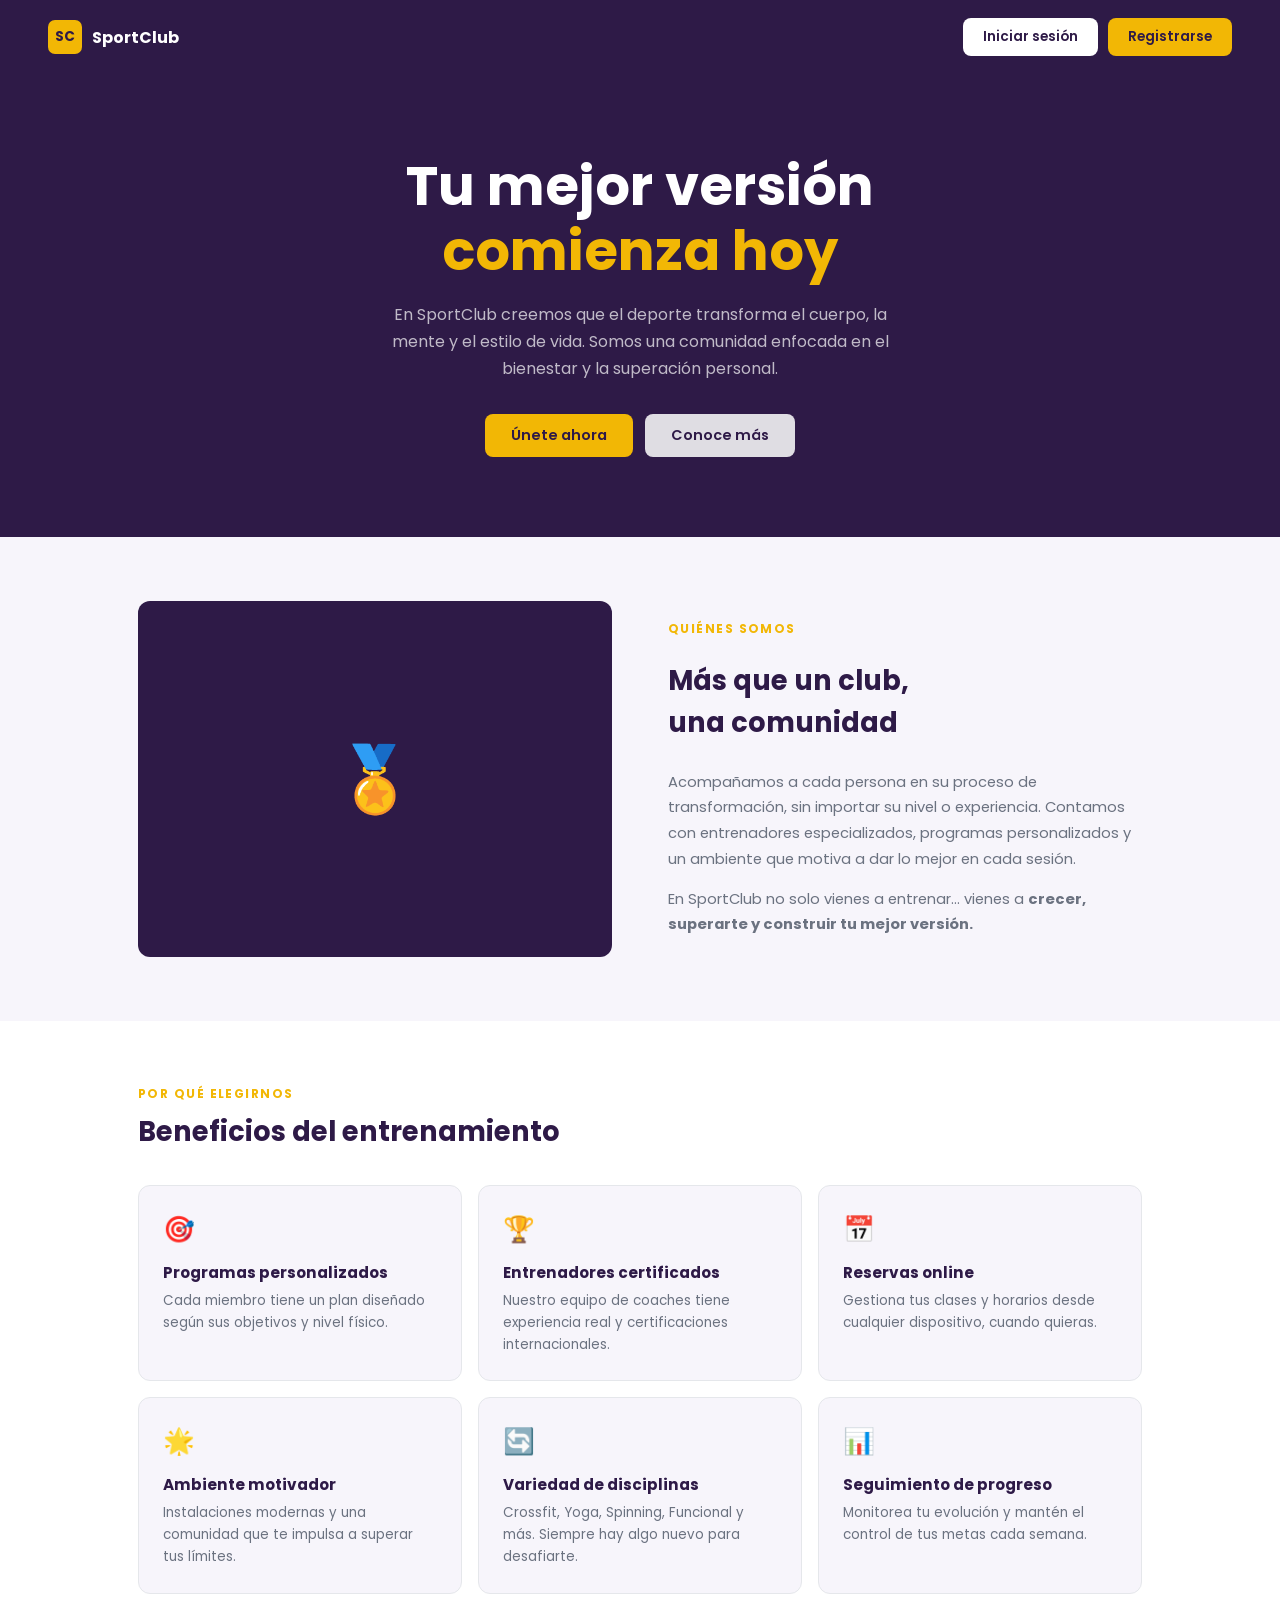
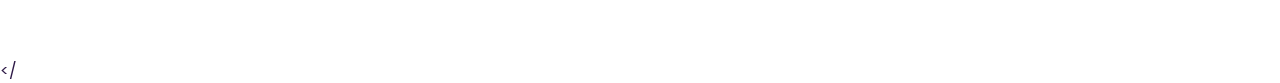
<file: index.html>
<!DOCTYPE html>
<html lang="es">
<head>
  <meta charset="UTF-8" />
  <meta name="viewport" content="width=device-width, initial-scale=1.0" />
  <title>SportClub – Tu mejor versión comienza hoy</title>
  <link rel="stylesheet" href="css/styles.css" />
  <style>
    /* navegacion */
    nav {
      display: flex;
      align-items: center;
      justify-content: space-between;
      padding: 18px 48px;
      background: var(--primary);
      position: sticky;
      top: 0;
      z-index: 10;
    }
    .nav-logo { display: flex; align-items: center; gap: 10px; }
    .nav-logo-mark {
      width: 34px; height: 34px;
      background: var(--accent);
      border-radius: 7px;
      display: flex; align-items: center; justify-content: center;
      font-weight: 700; font-size: 0.85rem; color: var(--primary);
    }
    .nav-logo-name { font-size: 1rem; font-weight: 700; color: white; }
    .nav-cta { display: flex; gap: 10px; }

    /* seccion hero */
    .hero {
      background: var(--primary);
      color: white;
      padding: 80px 48px;
      text-align: center;
    }
    .hero h1 {
      font-size: clamp(2.2rem, 5vw, 3.4rem);
      font-weight: 700;
      line-height: 1.2;
      margin-bottom: 16px;
    }
    .hero h1 span { color: var(--accent); }
    .hero p {
      font-size: 1rem;
      color: rgba(255,255,255,0.7);
      max-width: 520px;
      margin: 0 auto 32px;
      line-height: 1.7;
    }
    .hero-cta { display: flex; justify-content: center; gap: 12px; flex-wrap: wrap; }

    /* secciones  */
    section { padding: 64px 48px; max-width: 1100px; margin: 0 auto; }

    .section-label {
      font-size: 0.75rem;
      font-weight: 700;
      color: var(--accent);
      text-transform: uppercase;
      letter-spacing: 0.12em;
      margin-bottom: 8px;
    }
    .section-heading {
      font-size: 1.7rem;
      font-weight: 700;
      margin-bottom: 12px;
    }
    .section-desc {
      font-size: 0.92rem;
      color: var(--gray);
      line-height: 1.75;
      max-width: 540px;
    }

    /* sobre nosotros */
    .about-grid {
      display: grid;
      grid-template-columns: 1fr 1fr;
      gap: 56px;
      align-items: center;
    }
    .about-img {
      background: var(--primary);
      border-radius: var(--radius);
      aspect-ratio: 4/3;
      display: flex; align-items: center; justify-content: center;
      font-size: 4rem;
    }
    .about-text { display: flex; flex-direction: column; gap: 14px; }
    .about-text p { font-size: 0.92rem; color: var(--gray); line-height: 1.75; }

    /* beneficios */
    .benefits-bg { background: var(--white); }
    .benefits-inner { max-width: 1100px; margin: 0 auto; padding: 64px 48px; }
    .benefits-grid {
      display: grid;
      grid-template-columns: repeat(3, 1fr);
      gap: 16px;
      margin-top: 32px;
    }
    .benefit-card {
      background: var(--bg);
      border-radius: var(--radius);
      border: 1px solid var(--border);
      padding: 24px;
    }
    .benefit-icon { font-size: 1.6rem; margin-bottom: 12px; }
    .benefit-title { font-size: 0.95rem; font-weight: 700; margin-bottom: 6px; }
    .benefit-desc { font-size: 0.84rem; color: var(--gray); line-height: 1.65; }

    /* vision */
    .vision-bg { background: var(--primary); }
    .vision-inner {
      max-width: 680px;
      margin: 0 auto;
      padding: 64px 48px;
      text-align: center;
    }
    .vision-inner .section-label { color: var(--accent); }
    .vision-inner .section-heading { color: white; }
    .vision-inner p { font-size: 0.95rem; color: rgba(255,255,255,0.7); line-height: 1.8; margin: 16px 0 28px; max-width: 100%; }

    /* el footer */
    footer {
      background: #1c0f2e;
      color: rgba(255,255,255,0.5);
      text-align: center;
      padding: 28px;
      font-size: 0.82rem;
    }
    footer span { color: var(--accent); font-weight: 600; }
  </style>
</head>
<body>

  <nav>
    <div class="nav-logo">
      <div class="nav-logo-mark">SC</div>
      <span class="nav-logo-name">SportClub</span>
    </div>
    <div class="nav-cta">
      <a href="login.html" class="btn btn-white" style="padding:9px 20px;font-size:0.85rem;">Iniciar sesión</a>
      <a href="registro.html" class="btn btn-primary" style="padding:9px 20px;font-size:0.85rem;">Registrarse</a>
    </div>
  </nav>

  <!-- HERO -->
  <div class="hero">
    <h1>Tu mejor versión<br><span>comienza hoy</span></h1>
    <p>En SportClub creemos que el deporte transforma el cuerpo, la mente y el estilo de vida. Somos una comunidad enfocada en el bienestar y la superación personal.</p>
    <div class="hero-cta">
      <a href="registro.html" class="btn btn-primary">Únete ahora</a>
      <a href="#nosotros" class="btn btn-white" style="opacity:0.85;">Conoce más</a>
    </div>
  </div>

  <!-- NOSOTROS -->
  <section id="nosotros">
    <div class="about-grid">
      <div class="about-img">🏅</div>
      <div class="about-text">
        <div class="section-label">Quiénes somos</div>
        <h2 class="section-heading">Más que un club,<br>una comunidad</h2>
        <p>Acompañamos a cada persona en su proceso de transformación, sin importar su nivel o experiencia. Contamos con entrenadores especializados, programas personalizados y un ambiente que motiva a dar lo mejor en cada sesión.</p>
        <p>En SportClub no solo vienes a entrenar… vienes a <strong>crecer, superarte y construir tu mejor versión.</strong></p>
      </div>
    </div>
  </section>

  <!-- BENEFICIOS -->
  <div class="benefits-bg" id="beneficios">
    <div class="benefits-inner">
      <div class="section-label">Por qué elegirnos</div>
      <h2 class="section-heading">Beneficios del entrenamiento</h2>
      <div class="benefits-grid">
        <div class="benefit-card">
          <div class="benefit-icon">🎯</div>
          <div class="benefit-title">Programas personalizados</div>
          <p class="benefit-desc">Cada miembro tiene un plan diseñado según sus objetivos y nivel físico.</p>
        </div>
        <div class="benefit-card">
          <div class="benefit-icon">🏆</div>
          <div class="benefit-title">Entrenadores certificados</div>
          <p class="benefit-desc">Nuestro equipo de coaches tiene experiencia real y certificaciones internacionales.</p>
        </div>
        <div class="benefit-card">
          <div class="benefit-icon">📅</div>
          <div class="benefit-title">Reservas online</div>
          <p class="benefit-desc">Gestiona tus clases y horarios desde cualquier dispositivo, cuando quieras.</p>
        </div>
        <div class="benefit-card">
          <div class="benefit-icon">🌟</div>
          <div class="benefit-title">Ambiente motivador</div>
          <p class="benefit-desc">Instalaciones modernas y una comunidad que te impulsa a superar tus límites.</p>
        </div>
        <div class="benefit-card">
          <div class="benefit-icon">🔄</div>
          <div class="benefit-title">Variedad de disciplinas</div>
          <p class="benefit-desc">Crossfit, Yoga, Spinning, Funcional y más. Siempre hay algo nuevo para desafiarte.</p>
        </div>
        <div class="benefit-card">
          <div class="benefit-icon">📊</div>
          <div class="benefit-title">Seguimiento de progreso</div>
          <p class="benefit-desc">Monitorea tu evolución y mantén el control de tus metas cada semana.</p>
        </div>
      </div>
    </div>
  </
</file>
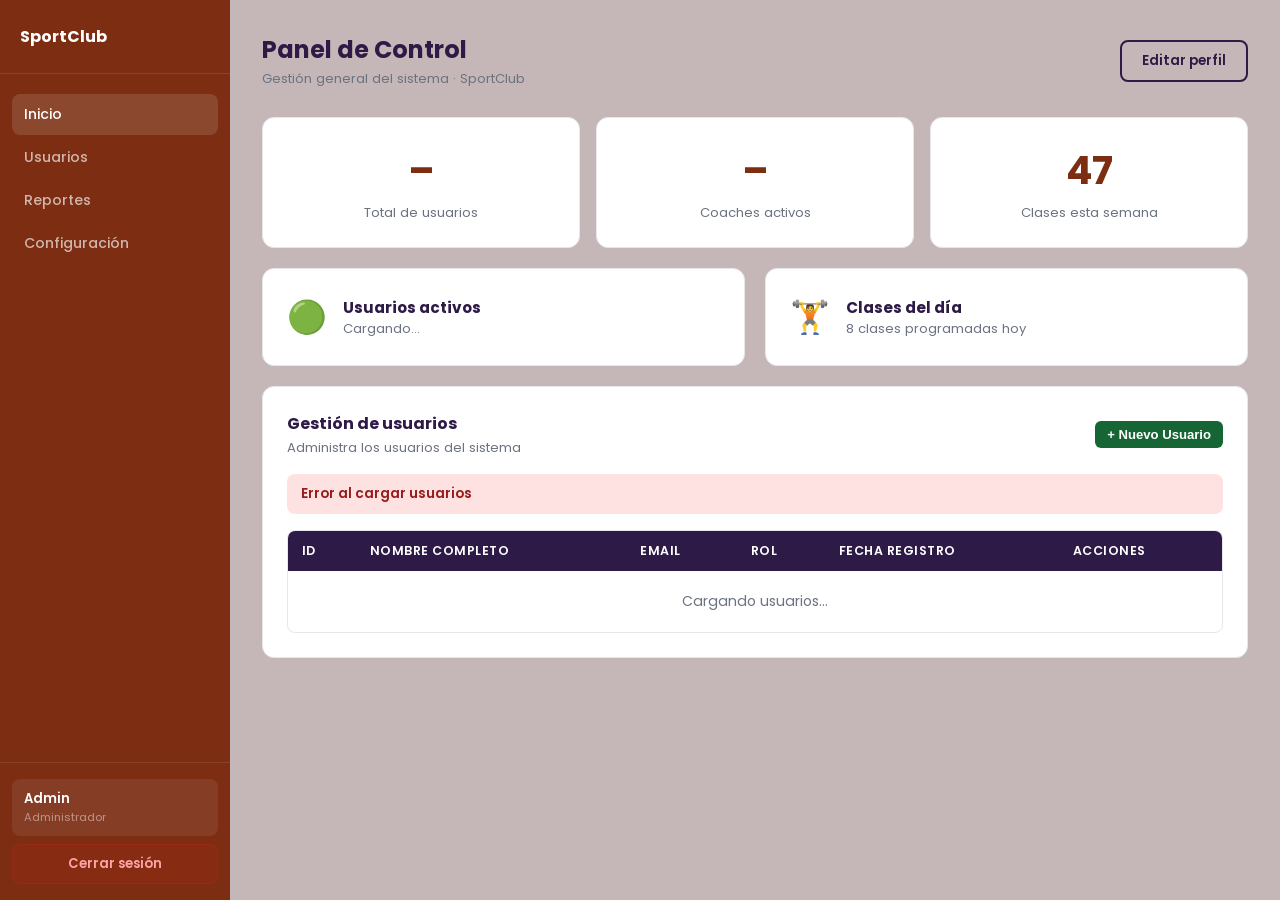
<file: dashboard-admin.html>
<!DOCTYPE html>
<html lang="es">
<head>
  <meta charset="UTF-8" />
  <meta name="viewport" content="width=device-width, initial-scale=1.0" />
  <title>SportClub – Administrador</title>
  <link rel="stylesheet" href="css/styles.css" />
  <style>
    .sidebar { background: #7C2D12; }
    .main    { background: #c5b7b7; }

    .btn-blue   { background: #1A56A0; color: white; border: none; padding: 6px 12px; border-radius: 6px; cursor: pointer; font-size: 0.82rem; font-weight: 600; }
    .btn-red    { background: #dc2626; color: white; border: none; padding: 6px 12px; border-radius: 6px; cursor: pointer; font-size: 0.82rem; font-weight: 600; }
    .btn-green  { background: #166534; color: white; border: none; padding: 6px 12px; border-radius: 6px; cursor: pointer; font-size: 0.82rem; font-weight: 600; }

    .badge-user  { background: #dcfce7; color: #166534; padding: 3px 10px; border-radius: 50px; font-size: 0.75rem; font-weight: 600; }
    .badge-coach { background: #dbeafe; color: #1e40af; padding: 3px 10px; border-radius: 50px; font-size: 0.75rem; font-weight: 600; }
    .badge-admin { background: #fee2e2; color: #991b1b; padding: 3px 10px; border-radius: 50px; font-size: 0.75rem; font-weight: 600; }

    .input-error { border-color: #dc2626 !important; }
    .error-msg   { color: #dc2626; font-size: 0.75rem; margin-top: 4px; display: none; }

    /* MODAL */
    .modal-overlay {
      display: none;
      position: fixed; inset: 0;
      background: rgba(0,0,0,0.5);
      z-index: 100;
      align-items: center;
      justify-content: center;
    }
    .modal-overlay.active { display: flex; }
    .modal {
      background: white;
      border-radius: 12px;
      padding: 32px;
      width: 100%;
      max-width: 480px;
    }
    .modal h3 { font-size: 1.1rem; font-weight: 700; margin-bottom: 20px; }
    .modal-form { display: flex; flex-direction: column; gap: 14px; }
    .modal-actions { display: flex; gap: 10px; justify-content: flex-end; margin-top: 8px; }

    .feedback {
      padding: 10px 14px;
      border-radius: 8px;
      font-size: 0.85rem;
      font-weight: 600;
      display: none;
      margin-bottom: 16px;
    }
    .feedback.success { background: #dcfce7; color: #166534; display: block; }
    .feedback.error   { background: #fee2e2; color: #991b1b; display: block; }
  </style>
</head>
<body>

  <div class="dash-wrapper">

    <!-- SIDEBAR -->
    <aside class="sidebar">
      <div class="sidebar-logo">
        <span class="sidebar-logo-name">SportClub</span>
      </div>
      <nav class="sidebar-nav">
        <ul>
          <li><a href="#" class="active">Inicio</a></li>
          <li><a href="#usuarios">Usuarios</a></li>
          <li><a href="#reportes">Reportes</a></li>
          <li><a href="#configuracion">Configuración</a></li>
        </ul>
      </nav>
      <div class="sidebar-footer">
        <div class="sidebar-user">
          <div>
            <div class="sidebar-name" id="adminName">Admin</div>
            <div class="sidebar-role">Administrador</div>
          </div>
        </div>
        <a href="login.html" class="sidebar-logout" onclick="logout()">Cerrar sesión</a>
      </div>
    </aside>

    <!-- MAIN -->
    <main class="main">

      <header class="page-header">
        <div>
          <h1 class="page-title">Panel de Control</h1>
          <p class="page-sub">Gestión general del sistema · SportClub</p>
        </div>
        <a href="#" class="btn btn-outline" style="font-size:0.85rem;padding:9px 20px;">Editar perfil</a>
      </header>

      <!-- ESTADÍSTICAS -->
      <div class="grid-3" style="margin-bottom:20px;" id="reportes">
        <div class="card" style="text-align:center;">
          <div style="font-size:2.4rem;font-weight:700;color:#7C2D12;" id="totalUsuarios">–</div>
          <div style="font-size:0.82rem;color:var(--gray);margin-top:4px;">Total de usuarios</div>
        </div>
        <div class="card" style="text-align:center;">
          <div style="font-size:2.4rem;font-weight:700;color:#7C2D12;" id="totalCoaches">–</div>
          <div style="font-size:0.82rem;color:var(--gray);margin-top:4px;">Coaches activos</div>
        </div>
        <div class="card" style="text-align:center;">
          <div style="font-size:2.4rem;font-weight:700;color:#7C2D12;">47</div>
          <div style="font-size:0.82rem;color:var(--gray);margin-top:4px;">Clases esta semana</div>
        </div>
      </div>

      <!-- CARDS INFORMATIVAS -->
      <div class="grid-2" style="margin-bottom:20px;">
        <div class="card" style="display:flex;align-items:center;gap:16px;">
          <div style="font-size:2rem;">🟢</div>
          <div>
            <div style="font-weight:700;font-size:0.95rem;">Usuarios activos</div>
            <div style="font-size:0.82rem;color:var(--gray);" id="usuariosActivos">Cargando...</div>
          </div>
        </div>
        <div class="card" style="display:flex;align-items:center;gap:16px;">
          <div style="font-size:2rem;">🏋️</div>
          <div>
            <div style="font-weight:700;font-size:0.95rem;">Clases del día</div>
            <div style="font-size:0.82rem;color:var(--gray);">8 clases programadas hoy</div>
          </div>
        </div>
      </div>

      <!-- GESTIÓN DE USUARIOS -->
      <section class="card" id="usuarios">
        <div style="display:flex;align-items:center;justify-content:space-between;margin-bottom:16px;">
          <div>
            <h2 class="section-title" style="margin-bottom:2px;">Gestión de usuarios</h2>
            <p style="font-size:0.82rem;color:var(--gray);">Administra los usuarios del sistema</p>
          </div>
          <button class="btn-green" onclick="abrirModalCrear()">+ Nuevo Usuario</button>
        </div>

        <!-- Feedback -->
        <div id="feedback" class="feedback"></div>

        <div style="border-radius:8px;overflow:hidden;border:1px solid var(--border);">
          <table>
            <thead>
              <tr>
                <th>ID</th>
                <th>Nombre completo</th>
                <th>Email</th>
                <th>Rol</th>
                <th>Fecha registro</th>
                <th>Acciones</th>
              </tr>
            </thead>
            <tbody id="usersTableBody">
              <tr><td colspan="6" style="text-align:center;color:var(--gray);padding:20px;">Cargando usuarios...</td></tr>
            </tbody>
          </table>
        </div>
      </section>

    </main>
  </div>

  <!-- MODAL CREAR / EDITAR -->
  <div class="modal-overlay" id="modalOverlay">
    <div class="modal">
      <h3 id="modalTitle">Nuevo Usuario</h3>
      <div class="modal-form">
        <input type="hidden" id="modalUserId" />

        <div class="form-group">
          <label>Nombre completo</label>
          <input type="text" id="modalNombre" placeholder="Nombre completo" />
          <span class="error-msg" id="err-nombre">El nombre es obligatorio</span>
        </div>

        <div class="form-group">
          <label>Email</label>
          <input type="email" id="modalEmail" placeholder="correo@ejemplo.com" />
          <span class="error-msg" id="err-email">Email inválido</span>
        </div>

        <div class="form-group">
          <label>Rol</label>
          <select id="modalRol">
            <option value="user">Usuario</option>
            <option value="coach">Coach</option>
            <option value="admin">Admin</option>
          </select>
        </div>

        <div class="form-group" id="passwordField">
          <label>Contraseña</label>
          <input type="password" id="modalPassword" placeholder="Mínimo 8 caracteres" />
          <span class="error-msg" id="err-password">Mínimo 8 caracteres</span>
        </div>

        <div class="form-group" id="passwordField2">
          <label>Confirmar contraseña</label>
          <input type="password" id="modalPassword2" placeholder="Repite la contraseña" />
          <span class="error-msg" id="err-password2">Las contraseñas no coinciden</span>
        </div>

        <div class="modal-actions">
          <button class="btn-red" onclick="cerrarModal()">Cancelar</button>
          <button class="btn-green" onclick="guardarUsuario()">Guardar</button>
        </div>
      </div>
    </div>
  </div>

<script src="js/admin.js"></script>

</body>
</html>
</file>
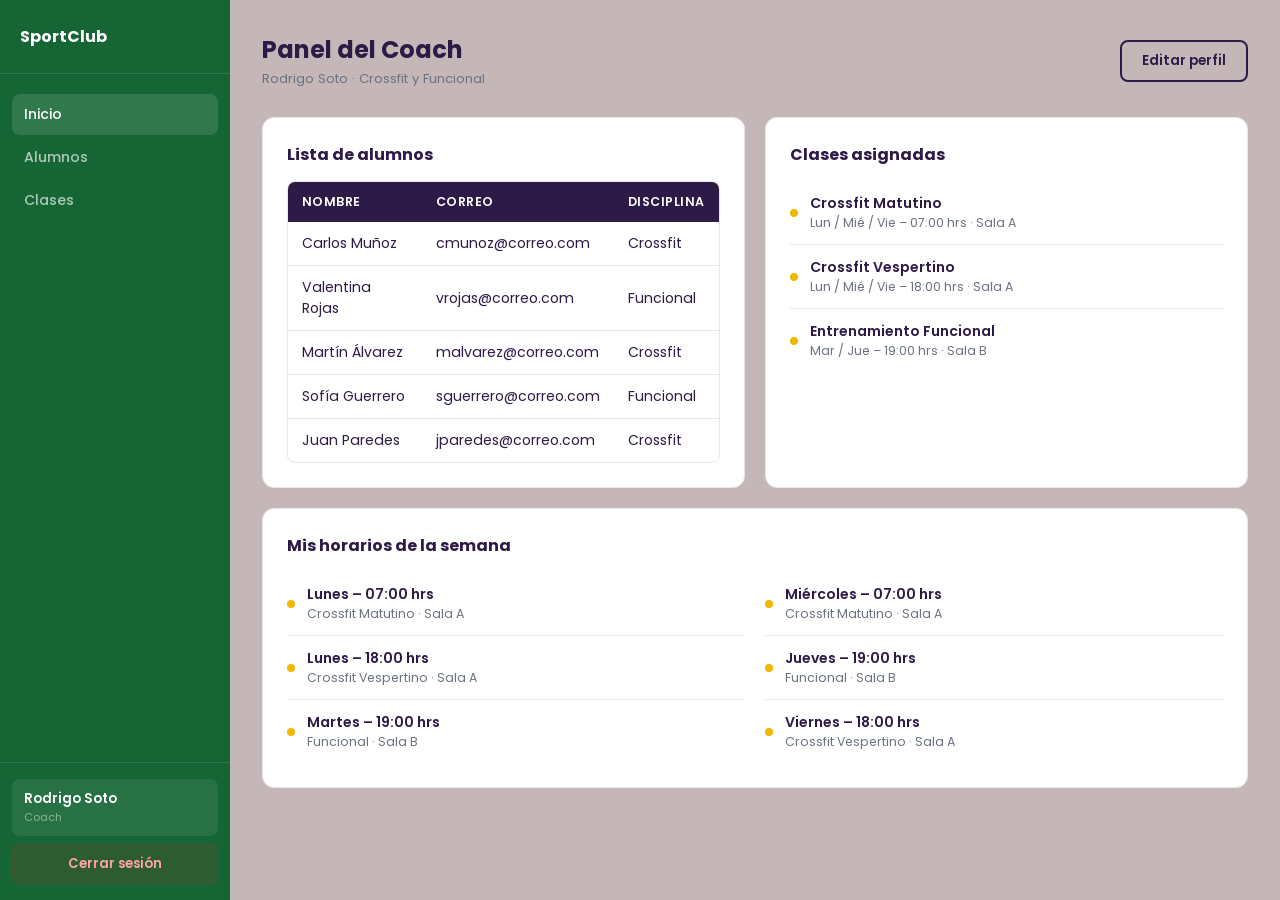
<file: dashboard-coach.html>
<!DOCTYPE html>
<html lang="es">
<head>
  <meta charset="UTF-8" />
  <meta name="viewport" content="width=device-width, initial-scale=1.0" />
  <title>SportClub – Panel Coach</title>
  <link rel="stylesheet" href="css/styles.css" />
  <style>
    .sidebar { background: #166534; }
    .main    { background: #c5b7b7; }
  </style>
</head>
<body>

  <div class="dash-wrapper">

    <aside class="sidebar">
      <div class="sidebar-logo">
        <span class="sidebar-logo-name">SportClub</span>
      </div>

      <nav class="sidebar-nav">
        <ul>
          <li><a href="#" class="active">Inicio</a></li>
          <li><a href="#alumnos">Alumnos</a></li>
          <li><a href="#clases">Clases</a></li>
        </ul>
      </nav>

      <div class="sidebar-footer">
        <div class="sidebar-user">
          <div>
            <div class="sidebar-name">Rodrigo Soto</div>
            <div class="sidebar-role">Coach</div>
          </div>
        </div>
        <a href="login.html" class="sidebar-logout">Cerrar sesión</a>
      </div>
    </aside>

    <main class="main">

      <header class="page-header">
        <div>
          <h1 class="page-title">Panel del Coach</h1>
          <p class="page-sub">Rodrigo Soto · Crossfit y Funcional</p>
        </div>
        <a href="#" class="btn btn-outline" style="font-size:0.85rem;padding:9px 20px;">Editar perfil</a>
      </header>

      <div class="grid-2" style="margin-bottom:20px;">

        <section class="card" id="alumnos">
          <h2 class="section-title">Lista de alumnos</h2>
          <div style="border-radius:8px;overflow:hidden;border:1px solid var(--border);">
            <table>
              <thead>
                <tr>
                  <th>Nombre</th>
                  <th>Correo</th>
                  <th>Disciplina</th>
                </tr>
              </thead>
              <tbody>
                <tr>
                  <td>Carlos Muñoz</td>
                  <td>cmunoz@correo.com</td>
                  <td>Crossfit</td>
                </tr>
                <tr>
                  <td>Valentina Rojas</td>
                  <td>vrojas@correo.com</td>
                  <td>Funcional</td>
                </tr>
                <tr>
                  <td>Martín Álvarez</td>
                  <td>malvarez@correo.com</td>
                  <td>Crossfit</td>
                </tr>
                <tr>
                  <td>Sofía Guerrero</td>
                  <td>sguerrero@correo.com</td>
                  <td>Funcional</td>
                </tr>
                <tr>
                  <td>Juan Paredes</td>
                  <td>jparedes@correo.com</td>
                  <td>Crossfit</td>
                </tr>
              </tbody>
            </table>
          </div>
        </section>

        <section class="card" id="clases">
          <h2 class="section-title">Clases asignadas</h2>
          <div>
            <div class="list-item">
              <div class="list-dot"></div>
              <div>
                <div style="font-weight:600;font-size:0.88rem;">Crossfit Matutino</div>
                <div style="font-size:0.78rem;color:var(--gray);">Lun / Mié / Vie – 07:00 hrs · Sala A</div>
              </div>
            </div>
            <div class="list-item">
              <div class="list-dot"></div>
              <div>
                <div style="font-weight:600;font-size:0.88rem;">Crossfit Vespertino</div>
                <div style="font-size:0.78rem;color:var(--gray);">Lun / Mié / Vie – 18:00 hrs · Sala A</div>
              </div>
            </div>
            <div class="list-item">
              <div class="list-dot"></div>
              <div>
                <div style="font-weight:600;font-size:0.88rem;">Entrenamiento Funcional</div>
                <div style="font-size:0.78rem;color:var(--gray);">Mar / Jue – 19:00 hrs · Sala B</div>
              </div>
            </div>
          </div>
        </section>
      </div>

      <section class="card">
        <h2 class="section-title">Mis horarios de la semana</h2>
        <div class="grid-2">
          <div>
            <div class="list-item">
              <div class="list-dot"></div>
              <div>
                <div style="font-weight:600;font-size:0.88rem;">Lunes – 07:00 hrs</div>
                <div style="font-size:0.78rem;color:var(--gray);">Crossfit Matutino · Sala A</div>
              </div>
            </div>
            <div class="list-item">
              <div class="list-dot"></div>
              <div>
                <div style="font-weight:600;font-size:0.88rem;">Lunes – 18:00 hrs</div>
                <div style="font-size:0.78rem;color:var(--gray);">Crossfit Vespertino · Sala A</div>
              </div>
            </div>
            <div class="list-item">
              <div class="list-dot"></div>
              <div>
                <div style="font-weight:600;font-size:0.88rem;">Martes – 19:00 hrs</div>
                <div style="font-size:0.78rem;color:var(--gray);">Funcional · Sala B</div>
              </div>
            </div>
          </div>
          <div>
            <div class="list-item">
              <div class="list-dot"></div>
              <div>
                <div style="font-weight:600;font-size:0.88rem;">Miércoles – 07:00 hrs</div>
                <div style="font-size:0.78rem;color:var(--gray);">Crossfit Matutino · Sala A</div>
              </div>
            </div>
            <div class="list-item">
              <div class="list-dot"></div>
              <div>
                <div style="font-weight:600;font-size:0.88rem;">Jueves – 19:00 hrs</div>
                <div style="font-size:0.78rem;color:var(--gray);">Funcional · Sala B</div>
              </div>
            </div>
            <div class="list-item">
              <div class="list-dot"></div>
              <div>
                <div style="font-weight:600;font-size:0.88rem;">Viernes – 18:00 hrs</div>
                <div style="font-size:0.78rem;color:var(--gray);">Crossfit Vespertino · Sala A</div>
              </div>
            </div>
          </div>
        </div>
      </section>

    </main>
  </div>

</body>
</html>
</file>
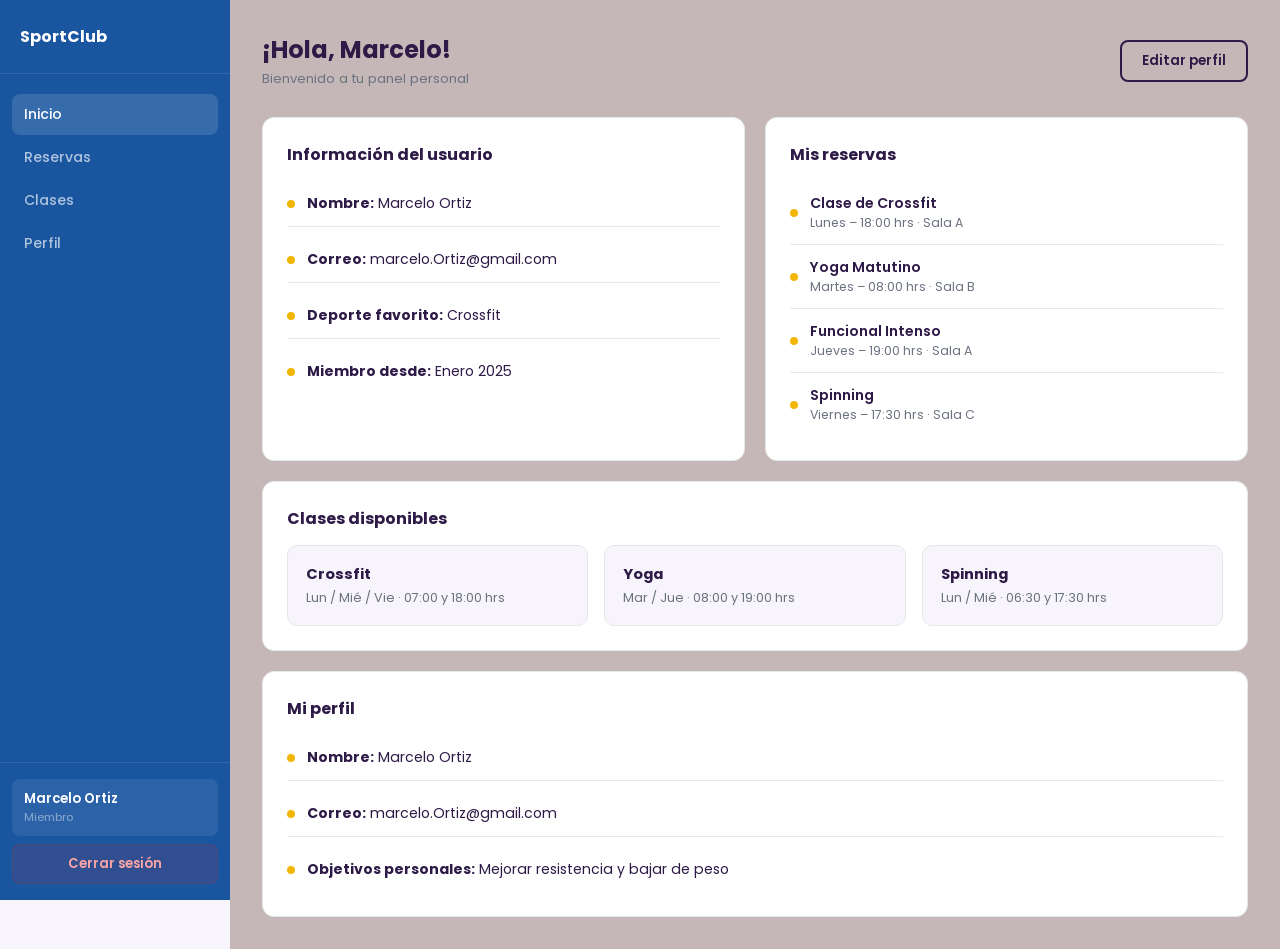
<file: dashboard-usuario.html>
<!DOCTYPE html>
<html lang="es">
<head>
  <meta charset="UTF-8" />
  <meta name="viewport" content="width=device-width, initial-scale=1.0" />
  <title>SportClub – Mi Panel</title>
  <link rel="stylesheet" href="css/styles.css" />
  <style>
    .sidebar { background: #1A56A0; }
    .main    { background: #c5b7b7; }
  </style>
</head>
<body>

  <div class="dash-wrapper">

    <aside class="sidebar">
      <div class="sidebar-logo">
        <span class="sidebar-logo-name">SportClub</span>
      </div>

      <nav class="sidebar-nav">
        <ul>
          <li><a href="dashboard-usuario.html" class="active">Inicio</a></li>
          <li><a href="#reservas">Reservas</a></li>
          <li><a href="#clases">Clases</a></li>
          <li><a href="perfil.html">Perfil</a></li>
        </ul>
      </nav>

      <div class="sidebar-footer">
        <div class="sidebar-user">
          <div>
            <div class="sidebar-name">Marcelo Ortiz</div>
            <div class="sidebar-role">Miembro</div>
          </div>
        </div>
        <a href="login.html" class="sidebar-logout">Cerrar sesión</a>
      </div>
    </aside>

    <main class="main">

      <header class="page-header">
        <div>
          <h1 class="page-title">¡Hola, Marcelo!</h1>
          <p class="page-sub">Bienvenido a tu panel personal</p>
        </div>
        <a href="perfil.html" class="btn btn-outline" style="font-size:0.85rem;padding:9px 20px;">Editar perfil</a>
      </header>

      <div class="grid-2" style="margin-bottom:20px;">

        <section class="card">
          <h2 class="section-title">Información del usuario</h2>
          <div style="display:flex;flex-direction:column;gap:10px;">
            <div class="list-item">
              <div class="list-dot"></div>
              <div><strong>Nombre:</strong> Marcelo Ortiz</div>
            </div>
            <div class="list-item">
              <div class="list-dot"></div>
              <div><strong>Correo:</strong> marcelo.Ortiz@gmail.com</div>
            </div>
            <div class="list-item">
              <div class="list-dot"></div>
              <div><strong>Deporte favorito:</strong> Crossfit</div>
            </div>
            <div class="list-item">
              <div class="list-dot"></div>
              <div><strong>Miembro desde:</strong> Enero 2025</div>
            </div>
          </div>
        </section>

        <section class="card" id="reservas">
          <h2 class="section-title">Mis reservas</h2>
          <div>
            <div class="list-item">
              <div class="list-dot"></div>
              <div>
                <div style="font-weight:600;font-size:0.88rem;">Clase de Crossfit</div>
                <div style="font-size:0.78rem;color:var(--gray);">Lunes – 18:00 hrs · Sala A</div>
              </div>
            </div>
            <div class="list-item">
              <div class="list-dot"></div>
              <div>
                <div style="font-weight:600;font-size:0.88rem;">Yoga Matutino</div>
                <div style="font-size:0.78rem;color:var(--gray);">Martes – 08:00 hrs · Sala B</div>
              </div>
            </div>
            <div class="list-item">
              <div class="list-dot"></div>
              <div>
                <div style="font-weight:600;font-size:0.88rem;">Funcional Intenso</div>
                <div style="font-size:0.78rem;color:var(--gray);">Jueves – 19:00 hrs · Sala A</div>
              </div>
            </div>
            <div class="list-item">
              <div class="list-dot"></div>
              <div>
                <div style="font-weight:600;font-size:0.88rem;">Spinning</div>
                <div style="font-size:0.78rem;color:var(--gray);">Viernes – 17:30 hrs · Sala C</div>
              </div>
            </div>
          </div>
        </section>
      </div>

      <section class="card" id="clases" style="margin-bottom:20px;">
        <h2 class="section-title">Clases disponibles</h2>
        <div class="grid-3">
          <div style="background:var(--bg);border-radius:10px;border:1px solid var(--border);padding:18px;">
            <div style="font-weight:700;font-size:0.92rem;margin-bottom:4px;">Crossfit</div>
            <div style="font-size:0.8rem;color:var(--gray);">Lun / Mié / Vie · 07:00 y 18:00 hrs</div>
          </div>
          <div style="background:var(--bg);border-radius:10px;border:1px solid var(--border);padding:18px;">
            <div style="font-weight:700;font-size:0.92rem;margin-bottom:4px;">Yoga</div>
            <div style="font-size:0.8rem;color:var(--gray);">Mar / Jue · 08:00 y 19:00 hrs</div>
          </div>
          <div style="background:var(--bg);border-radius:10px;border:1px solid var(--border);padding:18px;">
            <div style="font-weight:700;font-size:0.92rem;margin-bottom:4px;">Spinning</div>
            <div style="font-size:0.8rem;color:var(--gray);">Lun / Mié · 06:30 y 17:30 hrs</div>
          </div>
        </div>
      </section>

      <section class="card" id="perfil">
        <h2 class="section-title">Mi perfil</h2>
        <div style="display:flex;flex-direction:column;gap:10px;">
          <div class="list-item">
            <div class="list-dot"></div>
            <div><strong>Nombre:</strong> Marcelo Ortiz</div>
          </div>
          <div class="list-item">
            <div class="list-dot"></div>
            <div><strong>Correo:</strong> marcelo.Ortiz@gmail.com</div>
          </div>
          <div class="list-item">
            <div class="list-dot"></div>
            <div><strong>Objetivos personales:</strong> Mejorar resistencia y bajar de peso</div>
          </div>
        </div>
      </section>

    </main>
  </div>

</body>
</html>
</file>
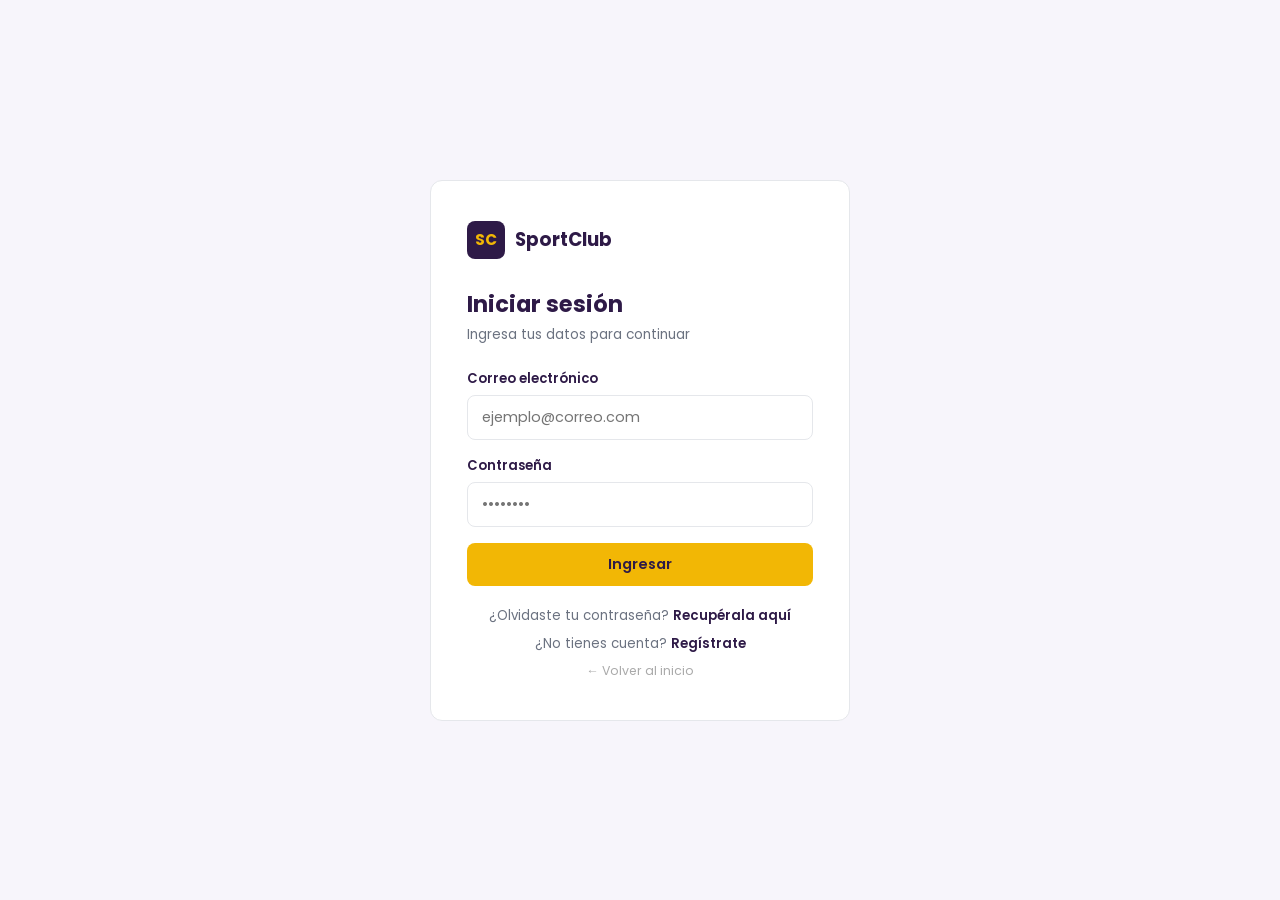
<file: login.html>
<!DOCTYPE html>
<html lang="es">
<head>
  <meta charset="UTF-8" />
  <meta name="viewport" content="width=device-width, initial-scale=1.0" />
  <title>SportClub – Iniciar Sesión</title>
  <link rel="stylesheet" href="css/styles.css" />
</head>
<body>

  <div class="auth-page">
    <div class="auth-box">

      <div class="auth-logo">
        <div class="auth-logo-mark">SC</div>
        <span class="auth-logo-name">SportClub</span>
      </div>

      <h2 class="auth-title">Iniciar sesión</h2>
      <p class="auth-subtitle">Ingresa tus datos para continuar</p>

      <div class="auth-form">
        <div class="form-group">
          <label for="email">Correo electrónico</label>
          <input type="email" id="email" placeholder="ejemplo@correo.com" />
        </div>

        <div class="form-group">
          <label for="password">Contraseña</label>
          <input type="password" id="password" placeholder="••••••••" />
        </div>

        <!-- Mensaje de error -->
        <p id="error-msg" style="display:none;color:#dc2626;font-size:0.85rem;text-align:center;font-weight:600;">
          Credenciales incorrectas
        </p>

        <button class="btn btn-primary" style="width:100%;text-align:center;" onclick="handleLogin()">
          Ingresar
        </button>

        <div class="auth-links">
          <a href="recuperar.html">¿Olvidaste tu contraseña? <span>Recupérala aquí</span></a>
          <a href="registro.html">¿No tienes cuenta? <span>Regístrate</span></a>
          <a href="index.html" style="font-size:0.78rem;color:#aaa;">← Volver al inicio</a>
        </div>
      </div>

    </div>
  </div>

  <script src="js/login.js"></script>

</body>
</html>
</file>
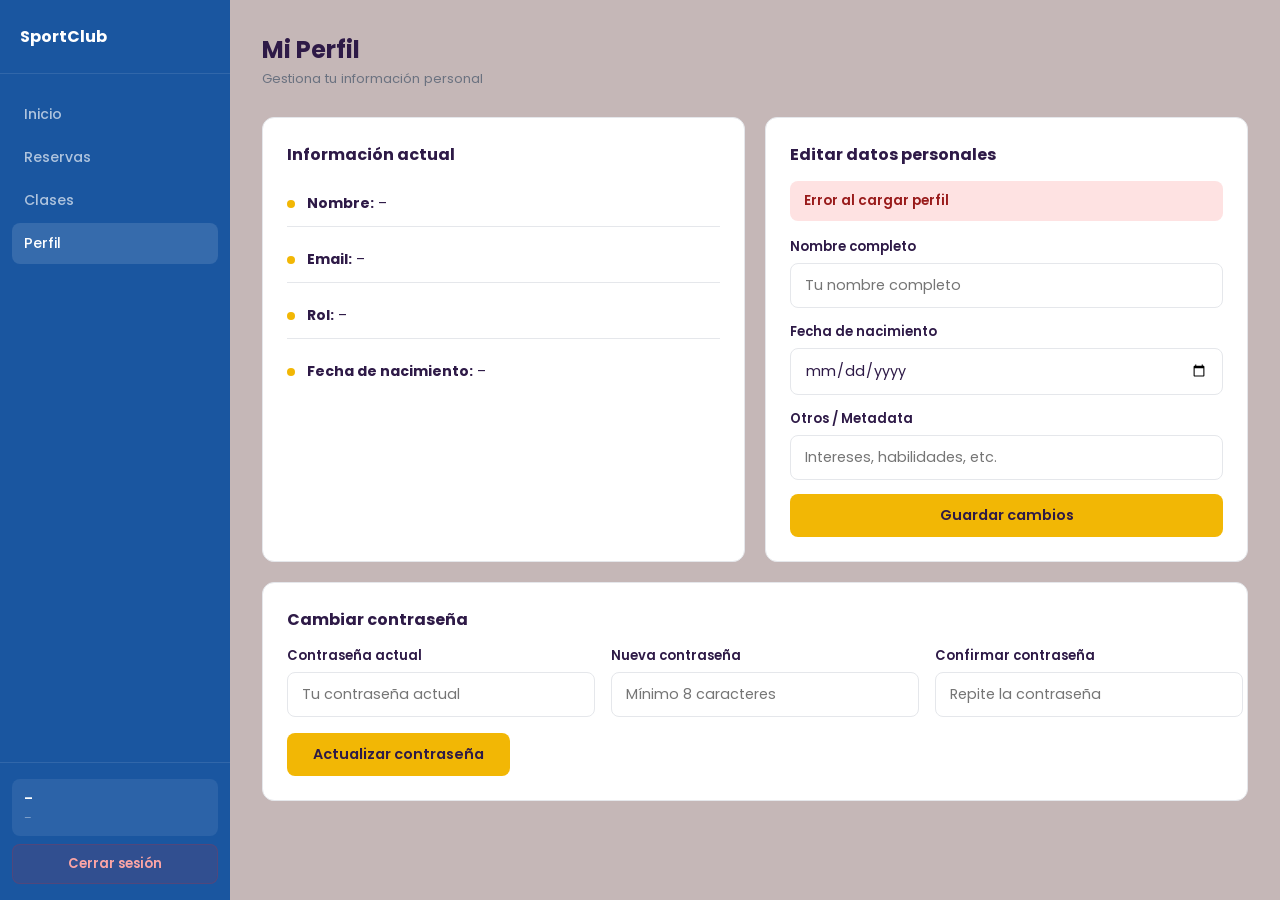
<file: perfil.html>
<!DOCTYPE html>
<html lang="es">
<head>
<meta charset="UTF-8" />
<meta name="viewport" content="width=device-width, initial-scale=1.0" />
<title>SportClub – Mi Perfil</title>
<link rel="stylesheet" href="css/styles.css" />
<style>
    .sidebar { background: #1A56A0; }
    .main    { background: #c5b7b7; }

    .input-error { border-color: #dc2626 !important; }
    .error-msg   { color: #dc2626; font-size: 0.75rem; margin-top: 4px; display: none; }

    .feedback {
    padding: 10px 14px;
    border-radius: 8px;
    font-size: 0.85rem;
    font-weight: 600;
    display: none;
    margin-bottom: 16px;
    }
    .feedback.success { background: #dcfce7; color: #166534; display: block; }
    .feedback.error   { background: #fee2e2; color: #991b1b; display: block; }

    .badge-user  { background: #dcfce7; color: #166534; padding: 3px 10px; border-radius: 50px; font-size: 0.75rem; font-weight: 600; }
    .badge-coach { background: #dbeafe; color: #1e40af; padding: 3px 10px; border-radius: 50px; font-size: 0.75rem; font-weight: 600; }
    .badge-admin { background: #fee2e2; color: #991b1b; padding: 3px 10px; border-radius: 50px; font-size: 0.75rem; font-weight: 600; }
</style>
</head>
<body>

<div class="dash-wrapper">

    <!-- SIDEBAR -->
    <aside class="sidebar">
    <div class="sidebar-logo">
        <span class="sidebar-logo-name">SportClub</span>
    </div>
    <nav class="sidebar-nav">
        <ul>
        <li><a href="dashboard-usuario.html">Inicio</a></li>
        <li><a href="#reservas">Reservas</a></li>
        <li><a href="#clases">Clases</a></li>
        <li><a href="perfil.html" class="active">Perfil</a></li>
        </ul>
    </nav>
    <div class="sidebar-footer">
        <div class="sidebar-user">
        <div>
            <div class="sidebar-name" id="sidebarNombre">–</div>
            <div class="sidebar-role" id="sidebarRol">–</div>
        </div>
        </div>
        <a href="login.html" class="sidebar-logout" onclick="logout()">Cerrar sesión</a>
    </div>
    </aside>

    <!-- MAIN -->
    <main class="main">

    <header class="page-header">
        <div>
        <h1 class="page-title">Mi Perfil</h1>
        <p class="page-sub">Gestiona tu información personal</p>
        </div>
    </header>

    <div class="grid-2" style="margin-bottom:20px;">

        <!-- INFO ACTUAL -->
        <section class="card">
        <h2 class="section-title">Información actual</h2>
        <div style="display:flex;flex-direction:column;gap:10px;margin-top:8px;">
            <div class="list-item">
            <div class="list-dot"></div>
            <div><strong>Nombre:</strong> <span id="infoNombre">–</span></div>
            </div>
            <div class="list-item">
            <div class="list-dot"></div>
            <div><strong>Email:</strong> <span id="infoEmail">–</span></div>
            </div>
            <div class="list-item">
            <div class="list-dot"></div>
            <div><strong>Rol:</strong> <span id="infoRol">–</span></div>
            </div>
            <div class="list-item">
            <div class="list-dot"></div>
            <div><strong>Fecha de nacimiento:</strong> <span id="infoFecha">–</span></div>
            </div>
        </div>
        </section>

        <!-- EDITAR PERFIL -->
        <section class="card">
        <h2 class="section-title">Editar datos personales</h2>

        <div id="feedbackPerfil" class="feedback"></div>

        <div style="display:flex;flex-direction:column;gap:14px;">
            <div class="form-group">
            <label>Nombre completo</label>
            <input type="text" id="editNombre" placeholder="Tu nombre completo" />
            <span class="error-msg" id="err-nombre">El nombre es obligatorio</span>
            </div>

            <div class="form-group">
            <label>Fecha de nacimiento</label>
            <input type="date" id="editFecha" />
            </div>

            <div class="form-group">
            <label>Otros / Metadata</label>
            <input type="text" id="editMetadata" placeholder="Intereses, habilidades, etc." />
            </div>

            <button
            class="btn btn-primary"
            style="width:100%;text-align:center;"
            onclick="guardarPerfil()"
            >
            Guardar cambios
            </button>
        </div>
        </section>
    </div>

    <!-- CAMBIAR CONTRASEÑA -->
    <section class="card">
        <h2 class="section-title">Cambiar contraseña</h2>

        <div id="feedbackPassword" class="feedback"></div>

        <div class="grid-3" style="margin-top:8px;">
        <div class="form-group">
            <label>Contraseña actual</label>
            <input type="password" id="passActual" placeholder="Tu contraseña actual" />
            <span class="error-msg" id="err-actual">Campo obligatorio</span>
        </div>
        <div class="form-group">
            <label>Nueva contraseña</label>
            <input type="password" id="passNueva" placeholder="Mínimo 8 caracteres" />
            <span class="error-msg" id="err-nueva">Mínimo 8 caracteres</span>
        </div>
        <div class="form-group">
            <label>Confirmar contraseña</label>
            <input type="password" id="passConfirm" placeholder="Repite la contraseña" />
            <span class="error-msg" id="err-confirm">Las contraseñas no coinciden</span>
        </div>
        </div>

        <button
        class="btn btn-primary"
        style="margin-top:16px;"
        onclick="cambiarPassword()"
        >
        Actualizar contraseña
        </button>
    </section>

    </main>
</div>

<script src="js/perfil.js"></script>

</body>
</html>
</file>
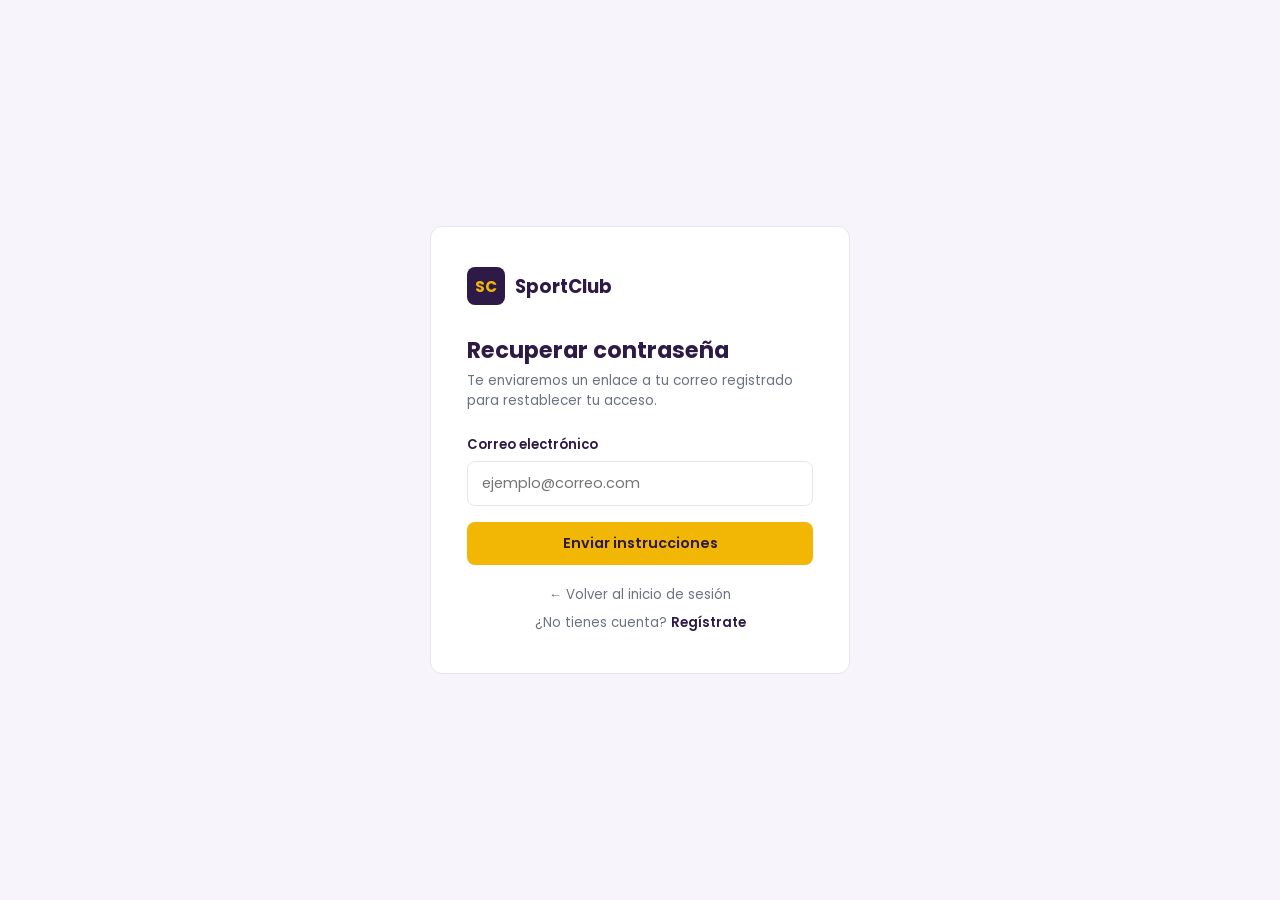
<file: recuperar.html>
<!DOCTYPE html>
<html lang="es">
<head>
  <meta charset="UTF-8" />
  <meta name="viewport" content="width=device-width, initial-scale=1.0" />
  <title>SportClub – Recuperar Contraseña</title>
  <link rel="stylesheet" href="css/styles.css" />
</head>
<body>

  <div class="auth-page">
    <div class="auth-box">

      <div class="auth-logo">
        <div class="auth-logo-mark">SC</div>
        <span class="auth-logo-name">SportClub</span>
      </div>

      <h2 class="auth-title">Recuperar contraseña</h2>
      <p class="auth-subtitle">Te enviaremos un enlace a tu correo registrado para restablecer tu acceso.</p>

      <div class="auth-form">
        <div class="form-group">
          <label for="email">Correo electrónico</label>
          <input type="email" id="email" placeholder="ejemplo@correo.com" />
        </div>

        <!-- mensaje de confirmacion que se muestra cuando hago click -->
        <div
          id="confirm"
          style="display:none;background:#f0fdf4;border:1.5px solid #86efac;border-radius:8px;padding:14px;font-size:0.85rem;color:#166534;text-align:center;"
        >
          ✅ Hemos enviado las instrucciones a tu correo. Revisa también tu carpeta de spam.
        </div>

        <button
          class="btn btn-primary"
          style="width:100%;text-align:center;"
          onclick="document.getElementById('confirm').style.display='block';this.textContent='✅ Correo enviado';this.style.opacity='0.6';this.disabled=true;"
        >
          Enviar instrucciones
        </button>

        <div class="auth-links">
          <a href="login.html">← Volver al inicio de sesión</a>
          <a href="registro.html">¿No tienes cuenta? <span>Regístrate</span></a>
        </div>
      </div>

    </div>
  </div>

</body>
</html>
</file>
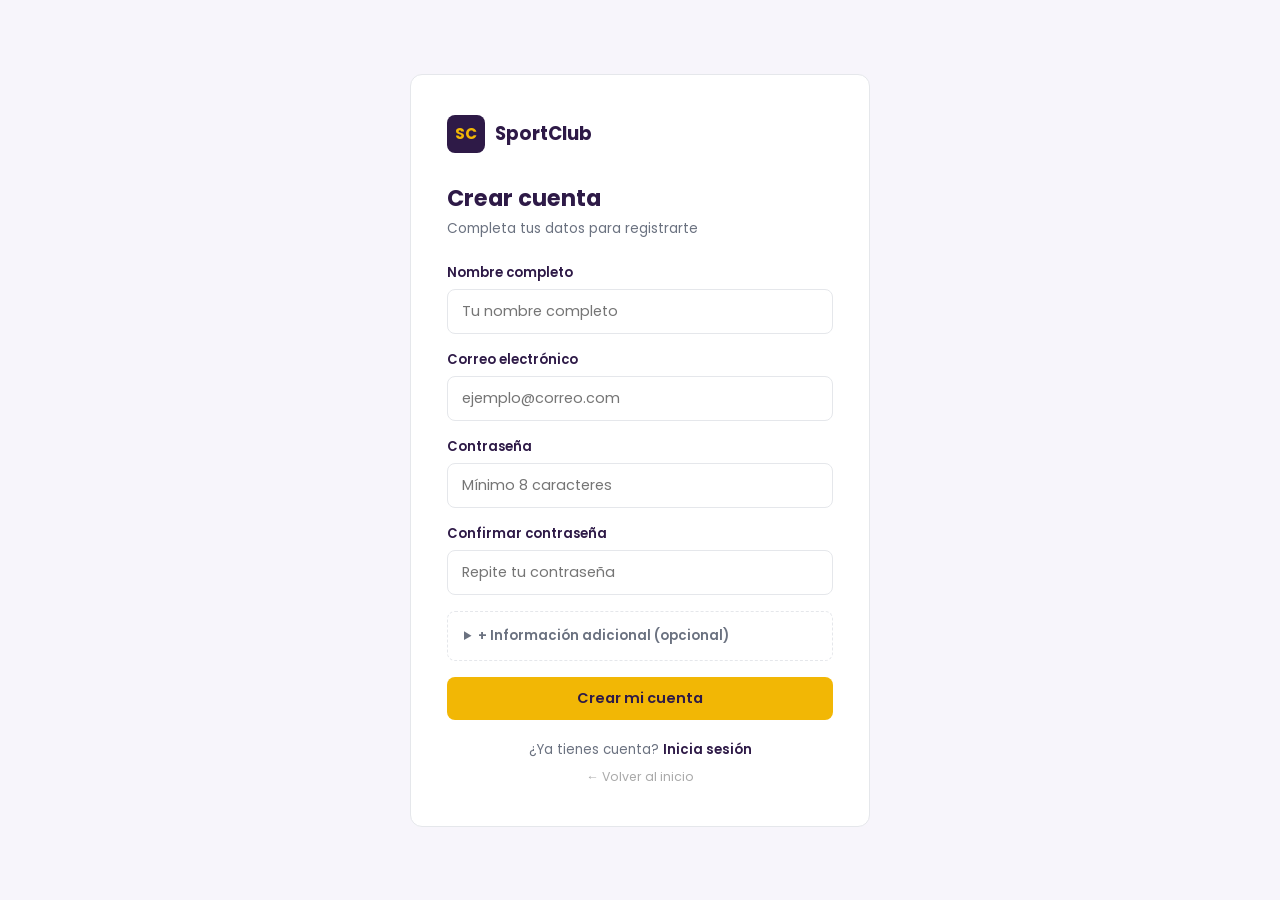
<file: registro.html>
<!DOCTYPE html>
<html lang="es">
<head>
  <meta charset="UTF-8" />
  <meta name="viewport" content="width=device-width, initial-scale=1.0" />
  <title>SportClub – Registro</title>
  <link rel="stylesheet" href="css/styles.css" />
</head>
<body>

  <div class="auth-page">
    <div class="auth-box" style="max-width:460px;">

      <div class="auth-logo">
        <div class="auth-logo-mark">SC</div>
        <span class="auth-logo-name">SportClub</span>
      </div>

      <h2 class="auth-title">Crear cuenta</h2>
      <p class="auth-subtitle">Completa tus datos para registrarte</p>

      <div class="auth-form">
        <div class="form-group">
          <label for="nombre">Nombre completo</label>
          <input type="text" id="nombre" placeholder="Tu nombre completo" />
          <span id="error-nombre" style="color:#dc2626;font-size:0.78rem;display:none;"></span>
        </div>

        <div class="form-group">
          <label for="email">Correo electrónico</label>
          <input type="email" id="email" placeholder="ejemplo@correo.com" />
          <span id="error-email" style="color:#dc2626;font-size:0.78rem;display:none;"></span>
        </div>

        <div class="form-group">
          <label for="password">Contraseña</label>
          <input type="password" id="password" placeholder="Mínimo 8 caracteres" />
          <span id="error-password" style="color:#dc2626;font-size:0.78rem;display:none;"></span>
        </div>

        <div class="form-group">
          <label for="password2">Confirmar contraseña</label>
          <input type="password" id="password2" placeholder="Repite tu contraseña" />
          <span id="error-password2" style="color:#dc2626;font-size:0.78rem;display:none;"></span>
        </div>

        <details style="border:1.5px dashed var(--border);border-radius:8px;padding:14px 16px;">
          <summary style="font-size:0.83rem;font-weight:600;color:var(--gray);cursor:pointer;">
            + Información adicional (opcional)
          </summary>
          <div style="display:flex;flex-direction:column;gap:12px;margin-top:14px;">
            <div class="form-group">
              <label for="telefono">Teléfono</label>
              <input type="tel" id="telefono" placeholder="+56 9 1234 5678" />
            </div>
            <div class="form-group">
              <label for="deporte">Deporte de interés</label>
              <select id="deporte">
                <option value="">Selecciona una disciplina</option>
                <option>Crossfit</option>
                <option>Yoga</option>
                <option>Spinning</option>
                <option>Funcional</option>
                <option>Box Fitness</option>
                <option>Running</option>
              </select>
            </div>
          </div>
        </details>

        <p id="error-general" style="display:none;color:#dc2626;font-size:0.85rem;text-align:center;font-weight:600;"></p>
        <p id="success-msg" style="display:none;color:#166534;font-size:0.85rem;text-align:center;font-weight:600;">
          ✅ Cuenta creada exitosamente. Redirigiendo...
        </p>

        <button class="btn btn-primary" style="text-align:center;width:100%;" onclick="handleRegistro()">
          Crear mi cuenta
        </button>

        <div class="auth-links">
          <a href="login.html">¿Ya tienes cuenta? <span>Inicia sesión</span></a>
          <a href="index.html" style="font-size:0.78rem;color:#aaa;">← Volver al inicio</a>
        </div>
      </div>

    </div>
  </div>

<script src="js/registro.js"></script>

</body>
</html>
</file>
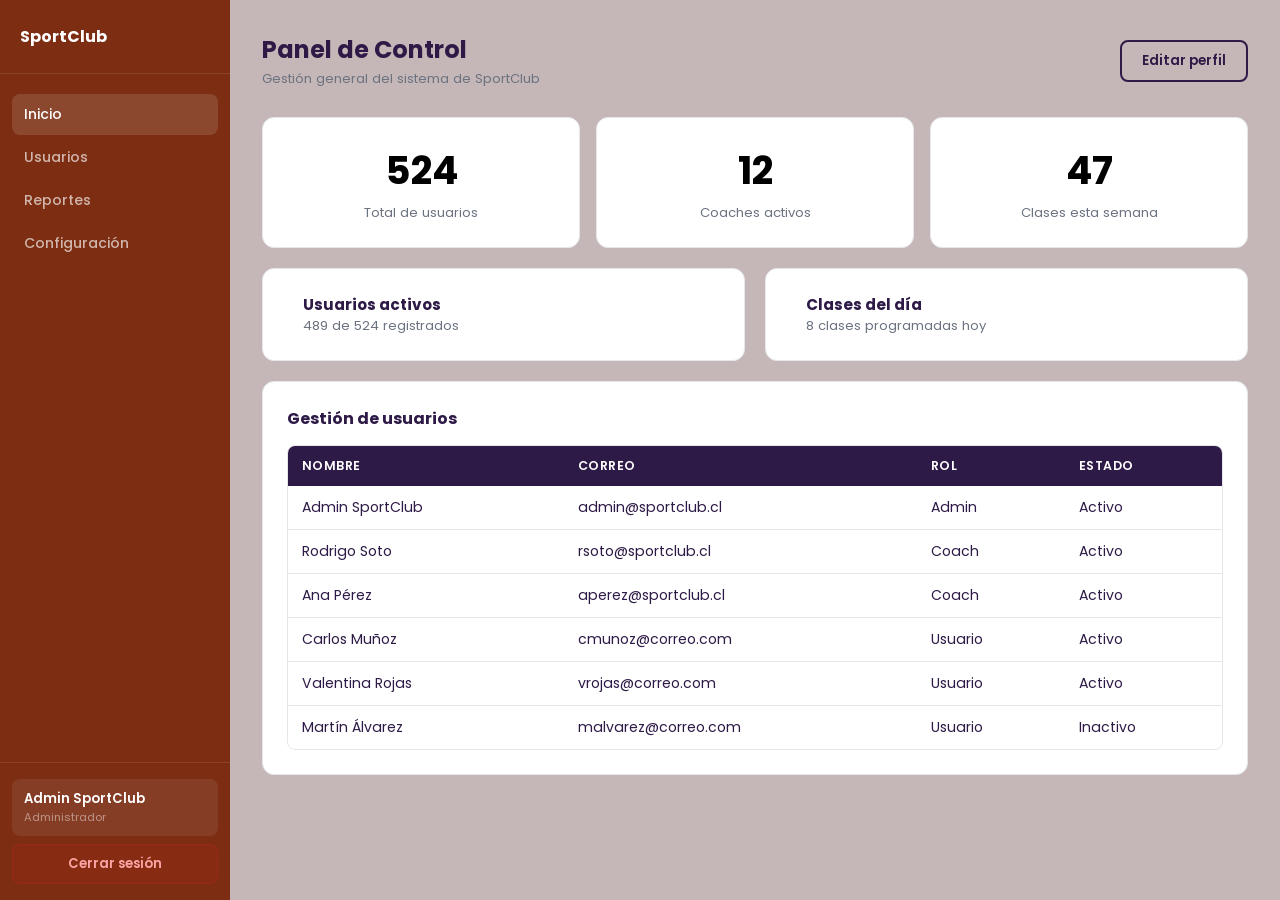
<file: Sportclub Eva 1/dashboard-admin.html>
<!DOCTYPE html>
<html lang="es">
<head>
  <meta charset="UTF-8" />
  <meta name="viewport" content="width=device-width, initial-scale=1.0" />
  <title>SportClub – Administrador</title>
  <link rel="stylesheet" href="css/styles.css" />
  <style>
    .sidebar { background: #7C2D12; }
    .main    { background: #c5b7b7; }
  </style>
</head>
<body>

  <div class="dash-wrapper">

    <!-- barra lateral -->
    <aside class="sidebar">
      <div class="sidebar-logo">
        <span class="sidebar-logo-name">SportClub</span>
      </div>

      <nav class="sidebar-nav">
        <ul>
          <li><a href="#" class="active">Inicio</a></li>
          <li><a href="#usuarios">Usuarios</a></li>
          <li><a href="#reportes">Reportes</a></li>
          <li><a href="#configuracion">Configuración</a></li>
        </ul>
      </nav>

      <div class="sidebar-footer">
        <div class="sidebar-user">
          
          <div>
            <div class="sidebar-name">Admin SportClub</div>
            <div class="sidebar-role">Administrador</div>
          </div>
        </div>
        <a href="login.html" class="sidebar-logout"> Cerrar sesión</a>
      </div>
    </aside>

    <!-- principal -->
    <main class="main">

      <header class="page-header">
        <div>
          <h1 class="page-title">Panel de Control</h1>
          <p class="page-sub">Gestión general del sistema de SportClub</p>
        </div>
        <a href="#" class="btn btn-outline" style="font-size:0.85rem;padding:9px 20px;"> Editar perfil</a>
      </header>

      <!-- estadisticas simplecitas -->
      <div class="grid-3" style="margin-bottom:20px;" id="reportes">
        <div class="card" style="text-align:center;">
          <div style="font-size:2.4rem;font-weight:700;color:#000000;">524</div>
          <div style="font-size:0.82rem;color:var(--gray);margin-top:4px;">Total de usuarios</div>
        </div>
        <div class="card" style="text-align:center;">
          <div style="font-size:2.4rem;font-weight:700;color:#000000;">12</div>
          <div style="font-size:0.82rem;color:var(--gray);margin-top:4px;">Coaches activos</div>
        </div>
        <div class="card" style="text-align:center;">
          <div style="font-size:2.4rem;font-weight:700;color:#000000;">47</div>
          <div style="font-size:0.82rem;color:var(--gray);margin-top:4px;">Clases esta semana</div>
        </div>
      </div>

      <!-- informacion -->
      <div class="grid-2" style="margin-bottom:20px;">
        <div class="card" style="display:flex;align-items:center;gap:16px;">
          <div style="font-size:2rem;"></div>
          <div>
            <div style="font-weight:700;font-size:0.95rem;">Usuarios activos</div>
            <div style="font-size:0.82rem;color:var(--gray);">489 de 524 registrados</div>
          </div>
        </div>
        <div class="card" style="display:flex;align-items:center;gap:16px;">
          <div style="font-size:2rem;"></div>
          <div>
            <div style="font-weight:700;font-size:0.95rem;">Clases del día</div>
            <div style="font-size:0.82rem;color:var(--gray);">8 clases programadas hoy</div>
          </div>
        </div>
      </div>

      <!-- gestion de usuarios -->
      <section class="card" id="usuarios">
        <h2 class="section-title">Gestión de usuarios</h2>
        <div style="border-radius:8px;overflow:hidden;border:1px solid var(--border);">
          <table>
            <thead>
              <tr>
                <th>Nombre</th>
                <th>Correo</th>
                <th>Rol</th>
                <th>Estado</th>
              </tr>
            </thead>
            <tbody>
              <tr>
                <td>Admin SportClub</td>
                <td>admin@sportclub.cl</td>
                <td><span class=>Admin</span></td>
                <td><span class=>Activo</span></td>
              </tr>
              <tr>
                <td>Rodrigo Soto</td>
                <td>rsoto@sportclub.cl</td>
                <td><span class=>Coach</span></td>
                <td><span class=>Activo</span></td>
              </tr>
              <tr>
                <td>Ana Pérez</td>
                <td>aperez@sportclub.cl</td>
                <td><span class=>Coach</span></td>
                <td><span class=>Activo</span></td>
              </tr>
              <tr>
                <td>Carlos Muñoz</td>
                <td>cmunoz@correo.com</td>
                <td><span class=>Usuario</span></td>
                <td><span class=>Activo</span></td>
              </tr>
              <tr>
                <td>Valentina Rojas</td>
                <td>vrojas@correo.com</td>
                <td><span class=>Usuario</span></td>
                <td><span class=>Activo</span></td>
              </tr>
              <tr>
                <td>Martín Álvarez</td>
                <td>malvarez@correo.com</td>
                <td><span class=>Usuario</span></td>
                <td><span class=>Inactivo</span></td>
              </tr>
            </tbody>
          </table>
        </div>
      </section>

    </main>
  </div>

</body>
</html>
</file>
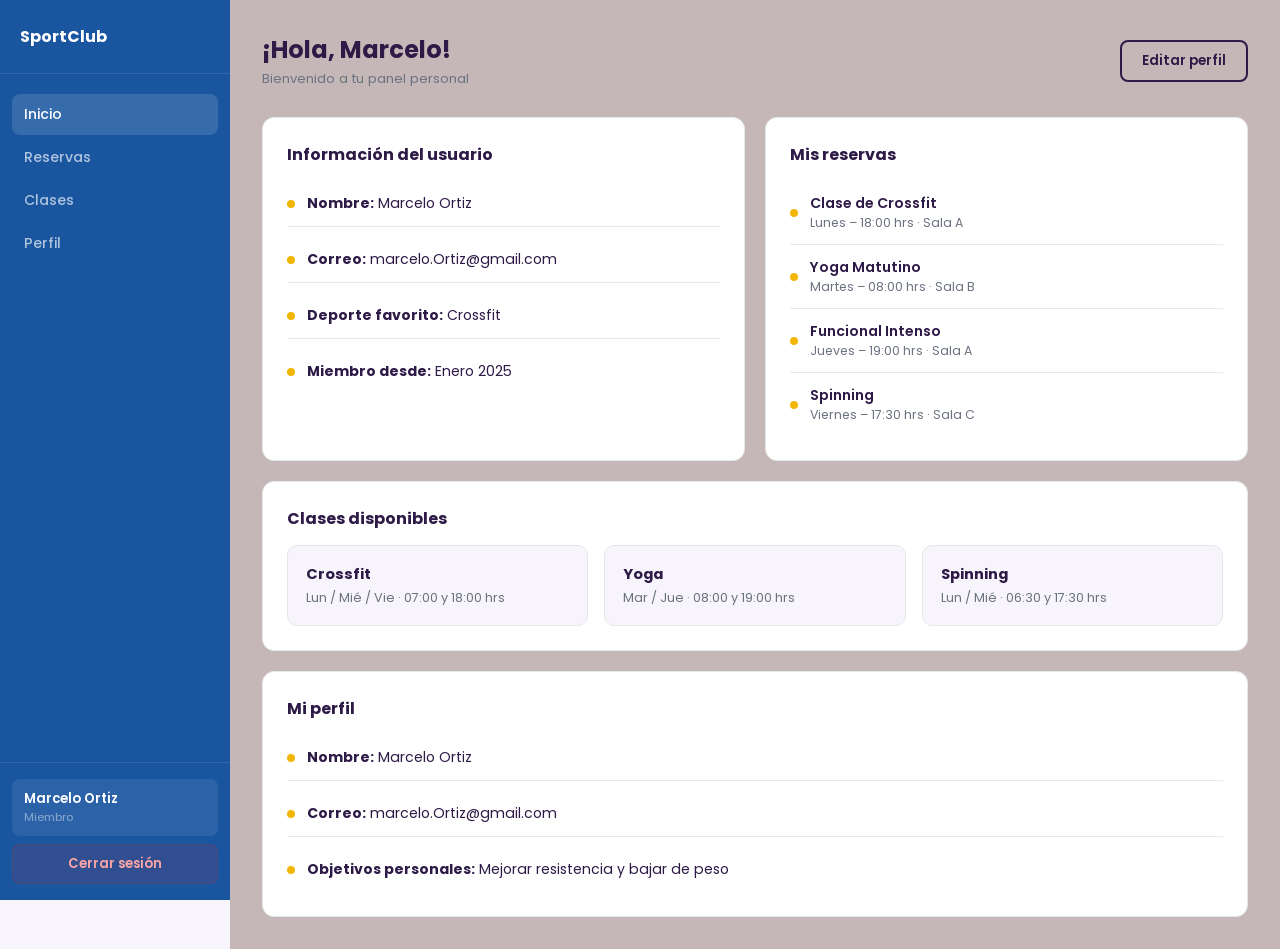
<file: Sportclub Eva 1/dashboard-usuario.html>
<!DOCTYPE html>
<html lang="es">
<head>
  <meta charset="UTF-8" />
  <meta name="viewport" content="width=device-width, initial-scale=1.0" />
  <title>SportClub – Mi Panel</title>
  <link rel="stylesheet" href="css/styles.css" />
  <style>
    .sidebar { background: #1A56A0; }
    .main    { background: #c5b7b7; }
  </style>
</head>
<body>

  <div class="dash-wrapper">

    <aside class="sidebar">
      <div class="sidebar-logo">
        <span class="sidebar-logo-name">SportClub</span>
      </div>

      <nav class="sidebar-nav">
        <ul>
          <li><a href="#" class="active">Inicio</a></li>
          <li><a href="#reservas">Reservas</a></li>
          <li><a href="#clases">Clases</a></li>
          <li><a href="#perfil">Perfil</a></li>
        </ul>
      </nav>

      <div class="sidebar-footer">
        <div class="sidebar-user">
          <div>
            <div class="sidebar-name">Marcelo Ortiz</div>
            <div class="sidebar-role">Miembro</div>
          </div>
        </div>
        <a href="login.html" class="sidebar-logout">Cerrar sesión</a>
      </div>
    </aside>

    <main class="main">

      <header class="page-header">
        <div>
          <h1 class="page-title">¡Hola, Marcelo!</h1>
          <p class="page-sub">Bienvenido a tu panel personal</p>
        </div>
        <a href="#" class="btn btn-outline" style="font-size:0.85rem;padding:9px 20px;">Editar perfil</a>
      </header>

      <div class="grid-2" style="margin-bottom:20px;">

        <section class="card">
          <h2 class="section-title">Información del usuario</h2>
          <div style="display:flex;flex-direction:column;gap:10px;">
            <div class="list-item">
              <div class="list-dot"></div>
              <div><strong>Nombre:</strong> Marcelo Ortiz</div>
            </div>
            <div class="list-item">
              <div class="list-dot"></div>
              <div><strong>Correo:</strong> marcelo.Ortiz@gmail.com</div>
            </div>
            <div class="list-item">
              <div class="list-dot"></div>
              <div><strong>Deporte favorito:</strong> Crossfit</div>
            </div>
            <div class="list-item">
              <div class="list-dot"></div>
              <div><strong>Miembro desde:</strong> Enero 2025</div>
            </div>
          </div>
        </section>

        <section class="card" id="reservas">
          <h2 class="section-title">Mis reservas</h2>
          <div>
            <div class="list-item">
              <div class="list-dot"></div>
              <div>
                <div style="font-weight:600;font-size:0.88rem;">Clase de Crossfit</div>
                <div style="font-size:0.78rem;color:var(--gray);">Lunes – 18:00 hrs · Sala A</div>
              </div>
            </div>
            <div class="list-item">
              <div class="list-dot"></div>
              <div>
                <div style="font-weight:600;font-size:0.88rem;">Yoga Matutino</div>
                <div style="font-size:0.78rem;color:var(--gray);">Martes – 08:00 hrs · Sala B</div>
              </div>
            </div>
            <div class="list-item">
              <div class="list-dot"></div>
              <div>
                <div style="font-weight:600;font-size:0.88rem;">Funcional Intenso</div>
                <div style="font-size:0.78rem;color:var(--gray);">Jueves – 19:00 hrs · Sala A</div>
              </div>
            </div>
            <div class="list-item">
              <div class="list-dot"></div>
              <div>
                <div style="font-weight:600;font-size:0.88rem;">Spinning</div>
                <div style="font-size:0.78rem;color:var(--gray);">Viernes – 17:30 hrs · Sala C</div>
              </div>
            </div>
          </div>
        </section>
      </div>

      <section class="card" id="clases" style="margin-bottom:20px;">
        <h2 class="section-title">Clases disponibles</h2>
        <div class="grid-3">
          <div style="background:var(--bg);border-radius:10px;border:1px solid var(--border);padding:18px;">
            <div style="font-weight:700;font-size:0.92rem;margin-bottom:4px;">Crossfit</div>
            <div style="font-size:0.8rem;color:var(--gray);">Lun / Mié / Vie · 07:00 y 18:00 hrs</div>
          </div>
          <div style="background:var(--bg);border-radius:10px;border:1px solid var(--border);padding:18px;">
            <div style="font-weight:700;font-size:0.92rem;margin-bottom:4px;">Yoga</div>
            <div style="font-size:0.8rem;color:var(--gray);">Mar / Jue · 08:00 y 19:00 hrs</div>
          </div>
          <div style="background:var(--bg);border-radius:10px;border:1px solid var(--border);padding:18px;">
            <div style="font-weight:700;font-size:0.92rem;margin-bottom:4px;">Spinning</div>
            <div style="font-size:0.8rem;color:var(--gray);">Lun / Mié · 06:30 y 17:30 hrs</div>
          </div>
        </div>
      </section>

      <section class="card" id="perfil">
        <h2 class="section-title">Mi perfil</h2>
        <div style="display:flex;flex-direction:column;gap:10px;">
          <div class="list-item">
            <div class="list-dot"></div>
            <div><strong>Nombre:</strong> Marcelo Ortiz</div>
          </div>
          <div class="list-item">
            <div class="list-dot"></div>
            <div><strong>Correo:</strong> marcelo.Ortiz@gmail.com</div>
          </div>
          <div class="list-item">
            <div class="list-dot"></div>
            <div><strong>Objetivos personales:</strong> Mejorar resistencia y bajar de peso</div>
          </div>
        </div>
      </section>

    </main>
  </div>

</body>
</html>
</file>
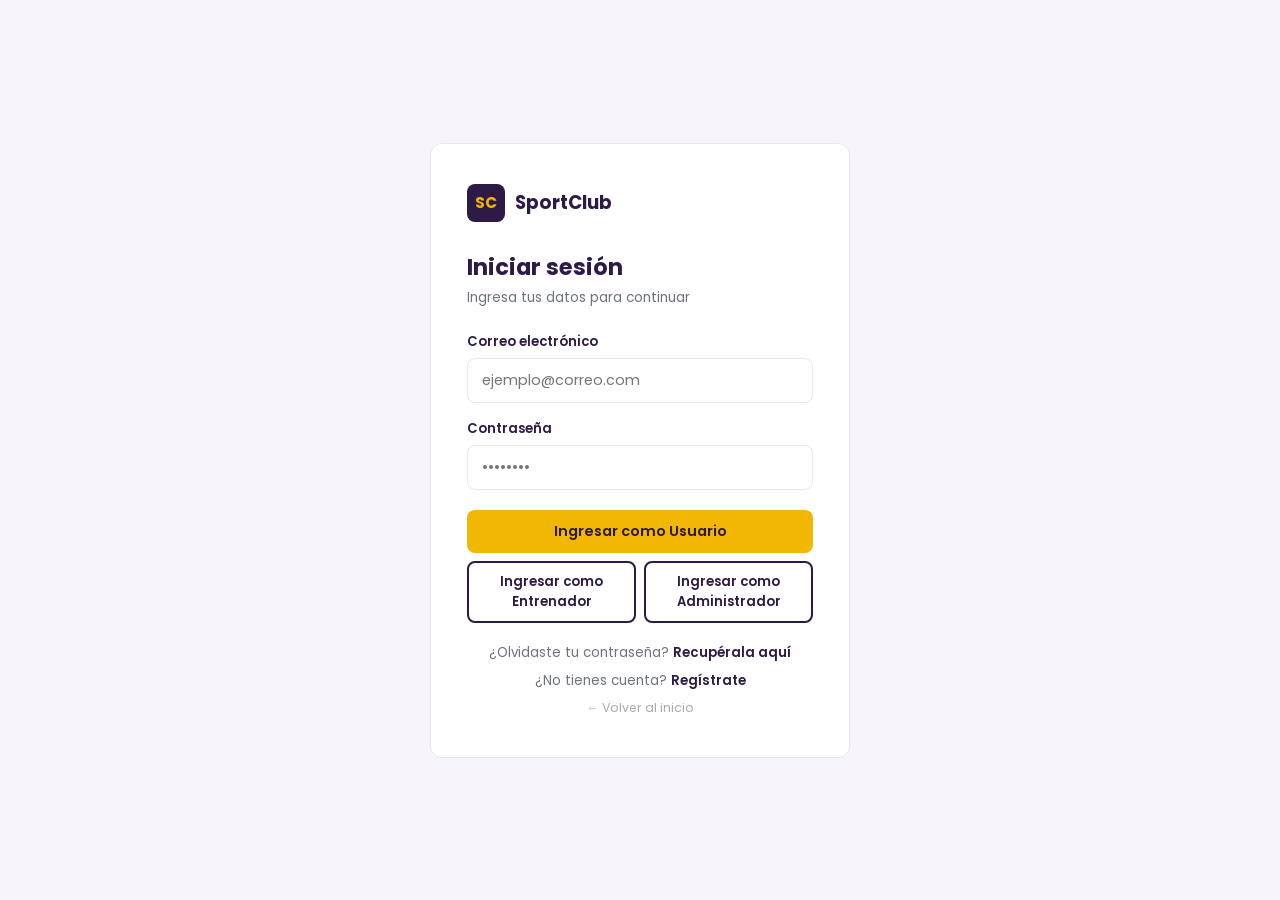
<file: Sportclub Eva 1/login.html>
<!DOCTYPE html>
<html lang="es">
<head>
  <meta charset="UTF-8" />
  <meta name="viewport" content="width=device-width, initial-scale=1.0" />
  <title>SportClub – Iniciar Sesión</title>
  <link rel="stylesheet" href="css/styles.css" />
</head>
<body>

  <div class="auth-page">
    <div class="auth-box">

      <div class="auth-logo">
        <div class="auth-logo-mark">SC</div>
        <span class="auth-logo-name">SportClub</span>
      </div>

      <h2 class="auth-title">Iniciar sesión</h2>
      <p class="auth-subtitle">Ingresa tus datos para continuar</p>

      <div class="auth-form">
        <div class="form-group">
          <label for="email">Correo electrónico</label>
          <input type="email" id="email" placeholder="ejemplo@correo.com" />
        </div>

        <div class="form-group">
          <label for="password">Contraseña</label>
          <input type="password" id="password" placeholder="••••••••" />
        </div>

        <div style="display:flex;flex-direction:column;gap:8px;padding-top:4px;">
          <a href="dashboard-usuario.html" class="btn btn-primary" style="text-align:center;width:100%;">
            Ingresar como Usuario
          </a>
          <div style="display:grid;grid-template-columns:1fr 1fr;gap:8px;">
            <a href="dashboard-coach.html" class="btn btn-outline" style="text-align:center;font-size:0.82rem;padding:9px 10px;">
              Ingresar como Entrenador
            </a>
            <a href="dashboard-admin.html" class="btn btn-outline" style="text-align:center;font-size:0.82rem;padding:9px 10px;">
              Ingresar como Administrador
            </a>
          </div>
        </div>

        <div class="auth-links">
          <a href="recuperar.html">¿Olvidaste tu contraseña? <span>Recupérala aquí</span></a>
          <a href="registro.html">¿No tienes cuenta? <span>Regístrate</span></a>
          <a href="index.html" style="font-size:0.78rem;color:#aaa;">← Volver al inicio</a>
        </div>
      </div>

    </div>
  </div>

</body>
</html>
</file>
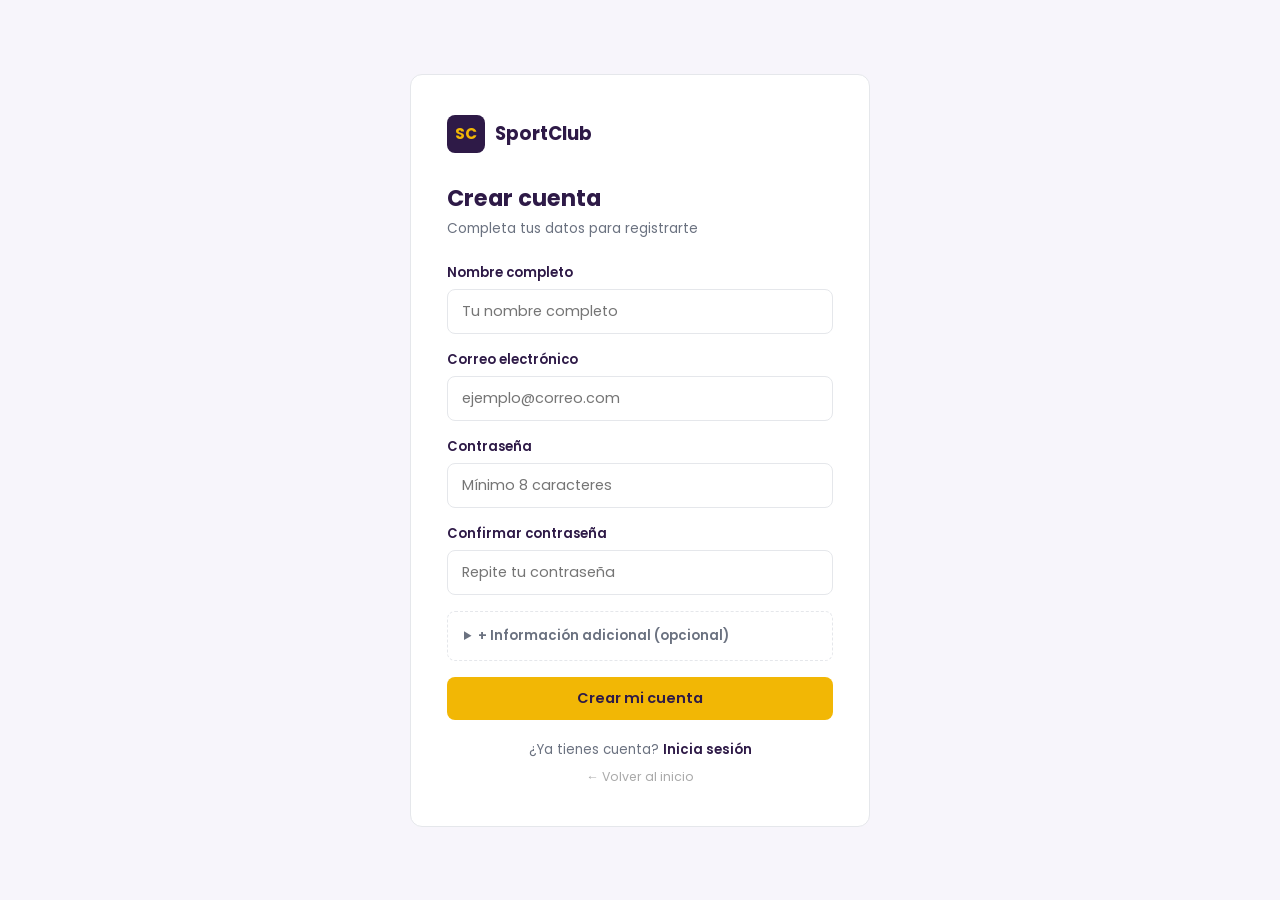
<file: Sportclub Eva 1/registro.html>
<!DOCTYPE html>
<html lang="es">
<head>
  <meta charset="UTF-8" />
  <meta name="viewport" content="width=device-width, initial-scale=1.0" />
  <title>SportClub – Registro</title>
  <link rel="stylesheet" href="css/styles.css" />
</head>
<body>

  <div class="auth-page">
    <div class="auth-box" style="max-width:460px;">

      <div class="auth-logo">
        <div class="auth-logo-mark">SC</div>
        <span class="auth-logo-name">SportClub</span>
      </div>

      <h2 class="auth-title">Crear cuenta</h2>
      <p class="auth-subtitle">Completa tus datos para registrarte</p>

      <div class="auth-form">
        <div class="form-group">
          <label for="nombre">Nombre completo</label>
          <input type="text" id="nombre" placeholder="Tu nombre completo" />
        </div>

        <div class="form-group">
          <label for="email">Correo electrónico</label>
          <input type="email" id="email" placeholder="ejemplo@correo.com" />
        </div>

        <div class="form-group">
          <label for="password">Contraseña</label>
          <input type="password" id="password" placeholder="Mínimo 8 caracteres" />
        </div>

        <div class="form-group">
          <label for="password2">Confirmar contraseña</label>
          <input type="password" id="password2" placeholder="Repite tu contraseña" />
        </div>

        <!-- info adicional l -->
        <details style="border:1.5px dashed var(--border);border-radius:8px;padding:14px 16px;">
          <summary style="font-size:0.83rem;font-weight:600;color:var(--gray);cursor:pointer;">
            + Información adicional (opcional)
          </summary>
          <div style="display:flex;flex-direction:column;gap:12px;margin-top:14px;">
            <div class="form-group">
              <label for="telefono">Teléfono</label>
              <input type="tel" id="telefono" placeholder="+56 9 1234 5678" />
            </div>
            <div class="form-group">
              <label for="deporte">Deporte de interés</label>
              <select id="deporte">
                <option value="">Selecciona una disciplina</option>
                <option>Crossfit</option>
                <option>Yoga</option>
                <option>Spinning</option>
                <option>Funcional</option>
                <option>Box Fitness</option>
                <option>Running</option>
              </select>
            </div>
          </div>
        </details>

        <a href="login.html" class="btn btn-primary" style="text-align:center;width:100%;">
          Crear mi cuenta
        </a>

        <div class="auth-links">
          <a href="login.html">¿Ya tienes cuenta? <span>Inicia sesión</span></a>
          <a href="index.html" style="font-size:0.78rem;color:#aaa;">← Volver al inicio</a>
        </div>
      </div>

    </div>
  </div>

</body>
</html>
</file>
<file: css/styles.css>
@import url('https://fonts.googleapis.com/css2?family=Poppins:wght@300;400;500;600;700&display=swap');

:root {
  --primary: #2E1A47;
  --accent:  #F2B705;
  --white:   #FFFFFF;
  --bg:      #F7F5FB;
  --gray:    #6B7280;
  --border:  #E5E7EB;
  --radius:  12px;
}

*, *::before, *::after { box-sizing: border-box; margin: 0; padding: 0; }

body {
  font-family: 'Poppins', sans-serif;
  background: var(--bg);
  color: var(--primary);
  min-height: 100vh;
}

a { text-decoration: none; color: inherit; }
ul { list-style: none; }

/* ===== BOTONES ===== */
.btn {
  display: inline-block;
  padding: 11px 26px;
  border-radius: 8px;
  font-family: 'Poppins', sans-serif;
  font-size: 0.9rem;
  font-weight: 600;
  cursor: pointer;
  border: none;
  transition: opacity 0.2s, transform 0.2s;
}
.btn:hover { opacity: 0.88; transform: translateY(-1px); }

.btn-primary  { background: var(--accent); color: var(--primary); }
.btn-outline  { background: transparent; color: var(--primary); border: 2px solid var(--primary); }
.btn-white    { background: var(--white); color: var(--primary); }
.btn-danger   { background: #dc2626; color: white; }

/* ===== TARJETA SIMPLE ===== */
.card {
  background: var(--white);
  border-radius: var(--radius);
  border: 1px solid var(--border);
  padding: 24px;
}

/* ===== FORMULARIO ===== */
.form-group { display: flex; flex-direction: column; gap: 6px; }

.form-group label {
  font-size: 0.82rem;
  font-weight: 600;
  color: var(--primary);
}

.form-group input,
.form-group select {
  padding: 11px 14px;
  border: 1.5px solid var(--border);
  border-radius: 8px;
  font-family: 'Poppins', sans-serif;
  font-size: 0.9rem;
  color: var(--primary);
  background: var(--white);
  outline: none;
  transition: border-color 0.2s;
}
.form-group input:focus,
.form-group select:focus { border-color: var(--accent); }

/* ===== LAYOUT AUTH ===== */
.auth-page {
  min-height: 100vh;
  display: flex;
  align-items: center;
  justify-content: center;
  background: var(--bg);
  padding: 24px;
}

.auth-box {
  background: var(--white);
  border-radius: var(--radius);
  border: 1px solid var(--border);
  padding: 40px 36px;
  width: 100%;
  max-width: 420px;
}

.auth-logo {
  display: flex;
  align-items: center;
  gap: 10px;
  margin-bottom: 28px;
}
.auth-logo-mark {
  width: 38px; height: 38px;
  background: var(--primary);
  border-radius: 8px;
  display: flex; align-items: center; justify-content: center;
  color: var(--accent);
  font-weight: 700;
  font-size: 0.95rem;
  letter-spacing: 0.02em;
}
.auth-logo-name { font-size: 1.15rem; font-weight: 700; color: var(--primary); }

.auth-title { font-size: 1.4rem; font-weight: 700; margin-bottom: 4px; }
.auth-subtitle { font-size: 0.85rem; color: var(--gray); margin-bottom: 24px; }

.auth-form { display: flex; flex-direction: column; gap: 16px; }

.auth-links {
  display: flex;
  flex-direction: column;
  align-items: center;
  gap: 8px;
  margin-top: 4px;
}
.auth-links a { font-size: 0.83rem; color: var(--gray); }
.auth-links a span { color: var(--primary); font-weight: 600; }
.auth-links a:hover { color: var(--primary); }

/* ===== LAYOUT DASHBOARD ===== */
.dash-wrapper { display: flex; min-height: 100vh; }

.sidebar {
  width: 230px;
  min-height: 100vh;
  display: flex;
  flex-direction: column;
  position: sticky;
  top: 0;
  height: 100vh;
  flex-shrink: 0;
}

.sidebar-logo {
  padding: 24px 20px;
  display: flex;
  align-items: center;
  gap: 10px;
  border-bottom: 1px solid rgba(255,255,255,0.1);
}
.sidebar-logo-mark {
  width: 34px; height: 34px;
  background: var(--accent);
  border-radius: 7px;
  display: flex; align-items: center; justify-content: center;
  font-weight: 700; font-size: 0.85rem;
  color: var(--primary);
  flex-shrink: 0;
}
.sidebar-logo-name { font-size: 1rem; font-weight: 700; color: white; }

.sidebar-nav { flex: 1; padding: 20px 12px; }
.sidebar-nav ul { display: flex; flex-direction: column; gap: 2px; }
.sidebar-nav a {
  display: flex;
  align-items: center;
  gap: 10px;
  padding: 10px 12px;
  border-radius: 8px;
  color: rgba(255,255,255,0.65);
  font-size: 0.88rem;
  font-weight: 500;
  transition: background 0.2s, color 0.2s;
}
.sidebar-nav a:hover,
.sidebar-nav a.active {
  background: rgba(255,255,255,0.12);
  color: white;
}

.sidebar-footer {
  padding: 16px 12px;
  border-top: 1px solid rgba(255,255,255,0.1);
  display: flex;
  flex-direction: column;
  gap: 8px;
}
.sidebar-user {
  display: flex; align-items: center; gap: 10px;
  padding: 10px 12px;
  background: rgba(255,255,255,0.08);
  border-radius: 8px;
}
.sidebar-avatar {
  width: 32px; height: 32px;
  border-radius: 50%;
  background: var(--accent);
  display: flex; align-items: center; justify-content: center;
  font-size: 0.75rem; font-weight: 700;
  color: var(--primary);
  flex-shrink: 0;
}
.sidebar-name { font-size: 0.82rem; font-weight: 600; color: white; }
.sidebar-role { font-size: 0.7rem; color: rgba(255,255,255,0.45); }

.sidebar-logout {
  display: flex; align-items: center; justify-content: center; gap: 6px;
  padding: 9px;
  border-radius: 8px;
  background: rgba(220,38,38,0.12);
  color: #fca5a5;
  font-size: 0.82rem;
  font-weight: 600;
  border: 1px solid rgba(220,38,38,0.18);
  transition: background 0.2s;
}
.sidebar-logout:hover { background: rgba(220,38,38,0.25); color: white; }

/* ===== MAIN ===== */
.main { flex: 1; padding: 32px; overflow-y: auto; }

.page-header {
  display: flex;
  align-items: center;
  justify-content: space-between;
  margin-bottom: 28px;
  flex-wrap: wrap;
  gap: 12px;
}
.page-title { font-size: 1.5rem; font-weight: 700; }
.page-sub { font-size: 0.82rem; color: var(--gray); margin-top: 2px; }

/* ===== GRIDS ===== */
.grid-2 { display: grid; grid-template-columns: 1fr 1fr; gap: 20px; }
.grid-3 { display: grid; grid-template-columns: repeat(3, 1fr); gap: 16px; }

/* ===== SECTION TITLE ===== */
.section-title {
  font-size: 1rem;
  font-weight: 700;
  margin-bottom: 14px;
  color: var(--primary);
}

/* ===== TABLE ===== */
table { width: 100%; border-collapse: collapse; }
thead tr { background: var(--primary); }
thead th {
  padding: 11px 14px;
  text-align: left;
  font-size: 0.78rem;
  font-weight: 600;
  color: white;
  letter-spacing: 0.04em;
  text-transform: uppercase;
}
tbody tr { border-bottom: 1px solid var(--border); }
tbody tr:last-child { border-bottom: none; }
tbody td { padding: 11px 14px; font-size: 0.88rem; }

/* ===== BADGE ===== */
.badge {
  display: inline-block;
  padding: 3px 10px;
  border-radius: 50px;
  font-size: 0.72rem;
  font-weight: 600;
}
.badge-green  { background: #dcfce7; color: #166534; }
.badge-blue   { background: #dbeafe; color: #1e40af; }
.badge-red    { background: #fee2e2; color: #991b1b; }
.badge-yellow { background: #fef9c3; color: #713f12; }

/* ===== LIST ITEMS ===== */
.list-item {
  display: flex;
  align-items: center;
  gap: 12px;
  padding: 12px 0;
  border-bottom: 1px solid var(--border);
  font-size: 0.88rem;
}
.list-item:last-child { border-bottom: none; }
.list-dot {
  width: 8px; height: 8px;
  border-radius: 50%;
  background: var(--accent);
  flex-shrink: 0;
}
</file>
<file: Sportclub Eva 1/css/styles.css>
/* ===== SPORTCLUB – ESTILOS GLOBALES ===== */
@import url('https://fonts.googleapis.com/css2?family=Poppins:wght@300;400;500;600;700&display=swap');

:root {
  --primary: #2E1A47;
  --accent:  #F2B705;
  --white:   #FFFFFF;
  --bg:      #F7F5FB;
  --gray:    #6B7280;
  --border:  #E5E7EB;
  --radius:  12px;
}

*, *::before, *::after { box-sizing: border-box; margin: 0; padding: 0; }

body {
  font-family: 'Poppins', sans-serif;
  background: var(--bg);
  color: var(--primary);
  min-height: 100vh;
}

a { text-decoration: none; color: inherit; }
ul { list-style: none; }

/* ===== BOTONES ===== */
.btn {
  display: inline-block;
  padding: 11px 26px;
  border-radius: 8px;
  font-family: 'Poppins', sans-serif;
  font-size: 0.9rem;
  font-weight: 600;
  cursor: pointer;
  border: none;
  transition: opacity 0.2s, transform 0.2s;
}
.btn:hover { opacity: 0.88; transform: translateY(-1px); }

.btn-primary  { background: var(--accent); color: var(--primary); }
.btn-outline  { background: transparent; color: var(--primary); border: 2px solid var(--primary); }
.btn-white    { background: var(--white); color: var(--primary); }
.btn-danger   { background: #dc2626; color: white; }

/* ===== TARJETA SIMPLE ===== */
.card {
  background: var(--white);
  border-radius: var(--radius);
  border: 1px solid var(--border);
  padding: 24px;
}

/* ===== FORMULARIO ===== */
.form-group { display: flex; flex-direction: column; gap: 6px; }

.form-group label {
  font-size: 0.82rem;
  font-weight: 600;
  color: var(--primary);
}

.form-group input,
.form-group select {
  padding: 11px 14px;
  border: 1.5px solid var(--border);
  border-radius: 8px;
  font-family: 'Poppins', sans-serif;
  font-size: 0.9rem;
  color: var(--primary);
  background: var(--white);
  outline: none;
  transition: border-color 0.2s;
}
.form-group input:focus,
.form-group select:focus { border-color: var(--accent); }

/* ===== LAYOUT AUTH ===== */
.auth-page {
  min-height: 100vh;
  display: flex;
  align-items: center;
  justify-content: center;
  background: var(--bg);
  padding: 24px;
}

.auth-box {
  background: var(--white);
  border-radius: var(--radius);
  border: 1px solid var(--border);
  padding: 40px 36px;
  width: 100%;
  max-width: 420px;
}

.auth-logo {
  display: flex;
  align-items: center;
  gap: 10px;
  margin-bottom: 28px;
}
.auth-logo-mark {
  width: 38px; height: 38px;
  background: var(--primary);
  border-radius: 8px;
  display: flex; align-items: center; justify-content: center;
  color: var(--accent);
  font-weight: 700;
  font-size: 0.95rem;
  letter-spacing: 0.02em;
}
.auth-logo-name { font-size: 1.15rem; font-weight: 700; color: var(--primary); }

.auth-title { font-size: 1.4rem; font-weight: 700; margin-bottom: 4px; }
.auth-subtitle { font-size: 0.85rem; color: var(--gray); margin-bottom: 24px; }

.auth-form { display: flex; flex-direction: column; gap: 16px; }

.auth-links {
  display: flex;
  flex-direction: column;
  align-items: center;
  gap: 8px;
  margin-top: 4px;
}
.auth-links a { font-size: 0.83rem; color: var(--gray); }
.auth-links a span { color: var(--primary); font-weight: 600; }
.auth-links a:hover { color: var(--primary); }

/* ===== LAYOUT DASHBOARD ===== */
.dash-wrapper { display: flex; min-height: 100vh; }

.sidebar {
  width: 230px;
  min-height: 100vh;
  display: flex;
  flex-direction: column;
  position: sticky;
  top: 0;
  height: 100vh;
  flex-shrink: 0;
}

.sidebar-logo {
  padding: 24px 20px;
  display: flex;
  align-items: center;
  gap: 10px;
  border-bottom: 1px solid rgba(255,255,255,0.1);
}
.sidebar-logo-mark {
  width: 34px; height: 34px;
  background: var(--accent);
  border-radius: 7px;
  display: flex; align-items: center; justify-content: center;
  font-weight: 700; font-size: 0.85rem;
  color: var(--primary);
  flex-shrink: 0;
}
.sidebar-logo-name { font-size: 1rem; font-weight: 700; color: white; }

.sidebar-nav { flex: 1; padding: 20px 12px; }
.sidebar-nav ul { display: flex; flex-direction: column; gap: 2px; }
.sidebar-nav a {
  display: flex;
  align-items: center;
  gap: 10px;
  padding: 10px 12px;
  border-radius: 8px;
  color: rgba(255,255,255,0.65);
  font-size: 0.88rem;
  font-weight: 500;
  transition: background 0.2s, color 0.2s;
}
.sidebar-nav a:hover,
.sidebar-nav a.active {
  background: rgba(255,255,255,0.12);
  color: white;
}

.sidebar-footer {
  padding: 16px 12px;
  border-top: 1px solid rgba(255,255,255,0.1);
  display: flex;
  flex-direction: column;
  gap: 8px;
}
.sidebar-user {
  display: flex; align-items: center; gap: 10px;
  padding: 10px 12px;
  background: rgba(255,255,255,0.08);
  border-radius: 8px;
}
.sidebar-avatar {
  width: 32px; height: 32px;
  border-radius: 50%;
  background: var(--accent);
  display: flex; align-items: center; justify-content: center;
  font-size: 0.75rem; font-weight: 700;
  color: var(--primary);
  flex-shrink: 0;
}
.sidebar-name { font-size: 0.82rem; font-weight: 600; color: white; }
.sidebar-role { font-size: 0.7rem; color: rgba(255,255,255,0.45); }

.sidebar-logout {
  display: flex; align-items: center; justify-content: center; gap: 6px;
  padding: 9px;
  border-radius: 8px;
  background: rgba(220,38,38,0.12);
  color: #fca5a5;
  font-size: 0.82rem;
  font-weight: 600;
  border: 1px solid rgba(220,38,38,0.18);
  transition: background 0.2s;
}
.sidebar-logout:hover { background: rgba(220,38,38,0.25); color: white; }

/* ===== MAIN ===== */
.main { flex: 1; padding: 32px; overflow-y: auto; }

.page-header {
  display: flex;
  align-items: center;
  justify-content: space-between;
  margin-bottom: 28px;
  flex-wrap: wrap;
  gap: 12px;
}
.page-title { font-size: 1.5rem; font-weight: 700; }
.page-sub { font-size: 0.82rem; color: var(--gray); margin-top: 2px; }

/* ===== GRIDS ===== */
.grid-2 { display: grid; grid-template-columns: 1fr 1fr; gap: 20px; }
.grid-3 { display: grid; grid-template-columns: repeat(3, 1fr); gap: 16px; }

/* ===== SECTION TITLE ===== */
.section-title {
  font-size: 1rem;
  font-weight: 700;
  margin-bottom: 14px;
  color: var(--primary);
}

/* ===== TABLE ===== */
table { width: 100%; border-collapse: collapse; }
thead tr { background: var(--primary); }
thead th {
  padding: 11px 14px;
  text-align: left;
  font-size: 0.78rem;
  font-weight: 600;
  color: white;
  letter-spacing: 0.04em;
  text-transform: uppercase;
}
tbody tr { border-bottom: 1px solid var(--border); }
tbody tr:last-child { border-bottom: none; }
tbody td { padding: 11px 14px; font-size: 0.88rem; }

/* ===== BADGE ===== */
.badge {
  display: inline-block;
  padding: 3px 10px;
  border-radius: 50px;
  font-size: 0.72rem;
  font-weight: 600;
}
.badge-green  { background: #dcfce7; color: #166534; }
.badge-blue   { background: #dbeafe; color: #1e40af; }
.badge-red    { background: #fee2e2; color: #991b1b; }
.badge-yellow { background: #fef9c3; color: #713f12; }

/* ===== LIST ITEMS ===== */
.list-item {
  display: flex;
  align-items: center;
  gap: 12px;
  padding: 12px 0;
  border-bottom: 1px solid var(--border);
  font-size: 0.88rem;
}
.list-item:last-child { border-bottom: none; }
.list-dot {
  width: 8px; height: 8px;
  border-radius: 50%;
  background: var(--accent);
  flex-shrink: 0;
}
</file>
